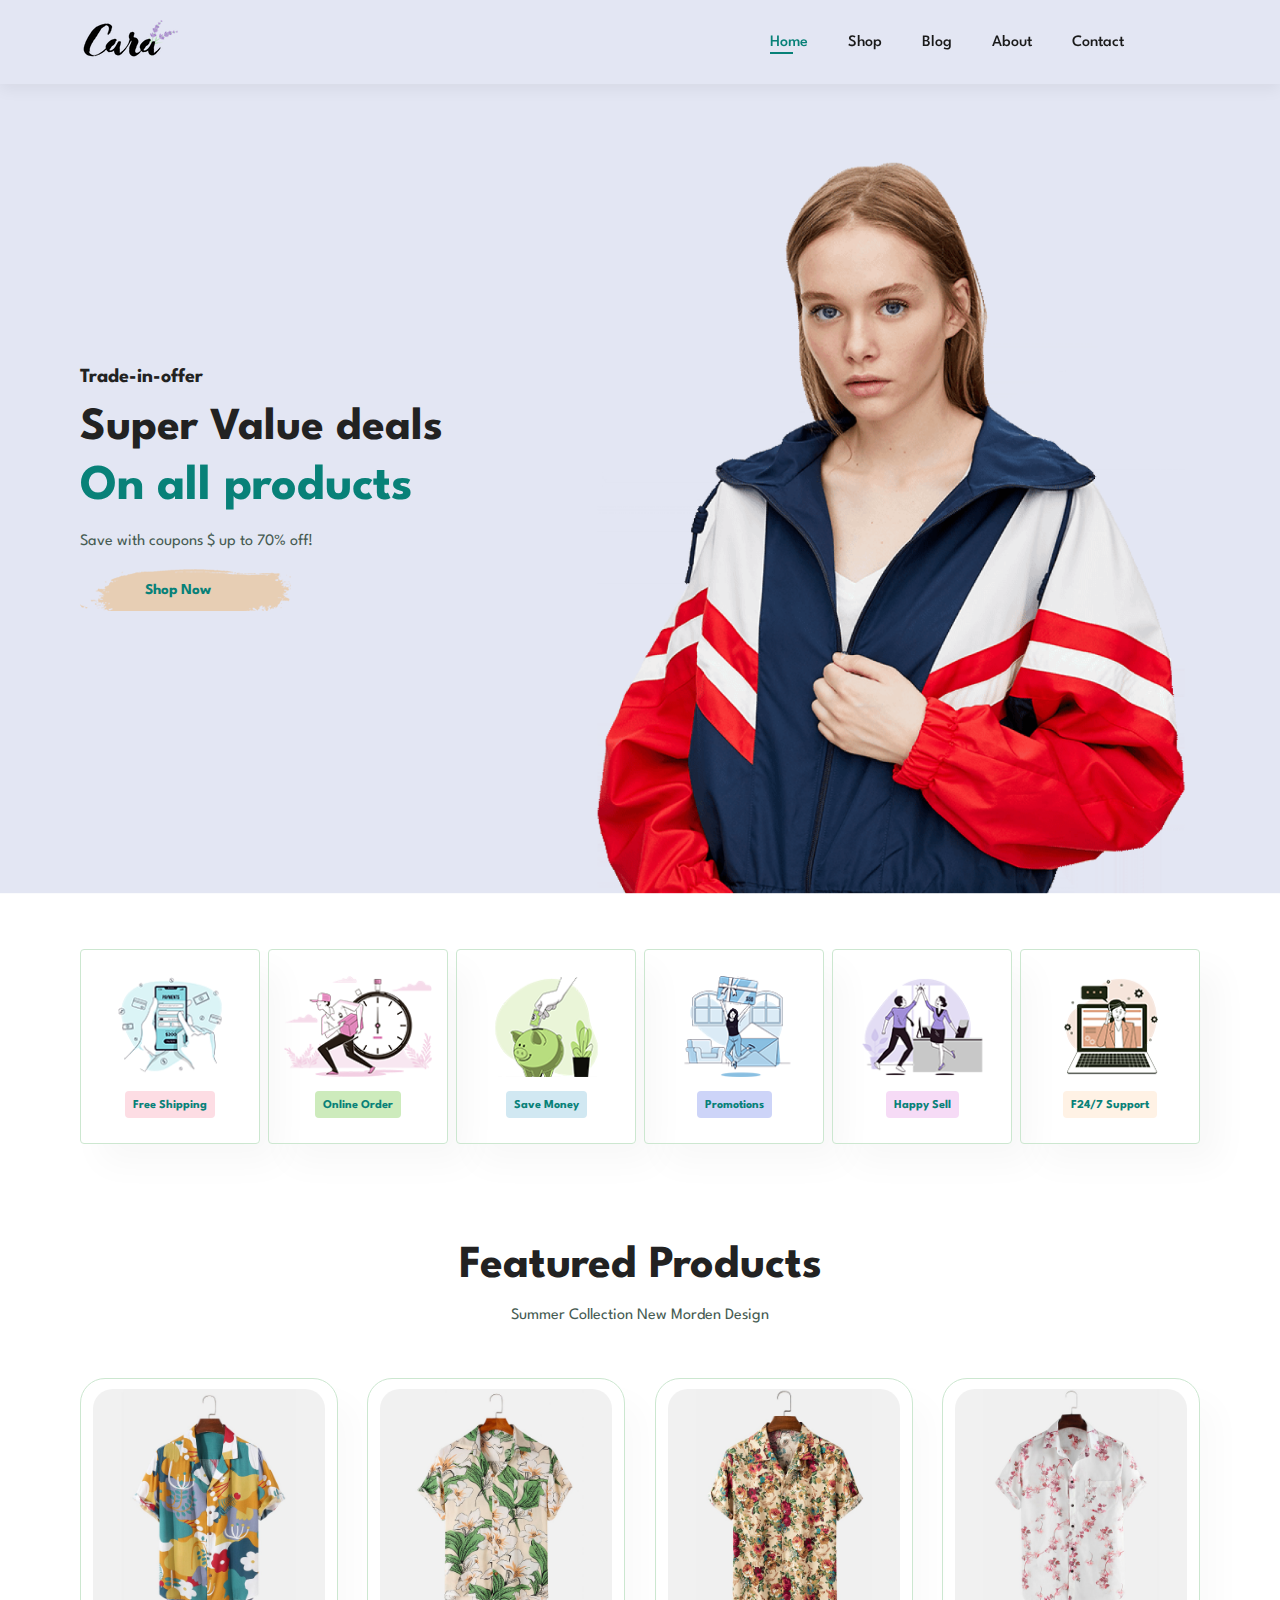
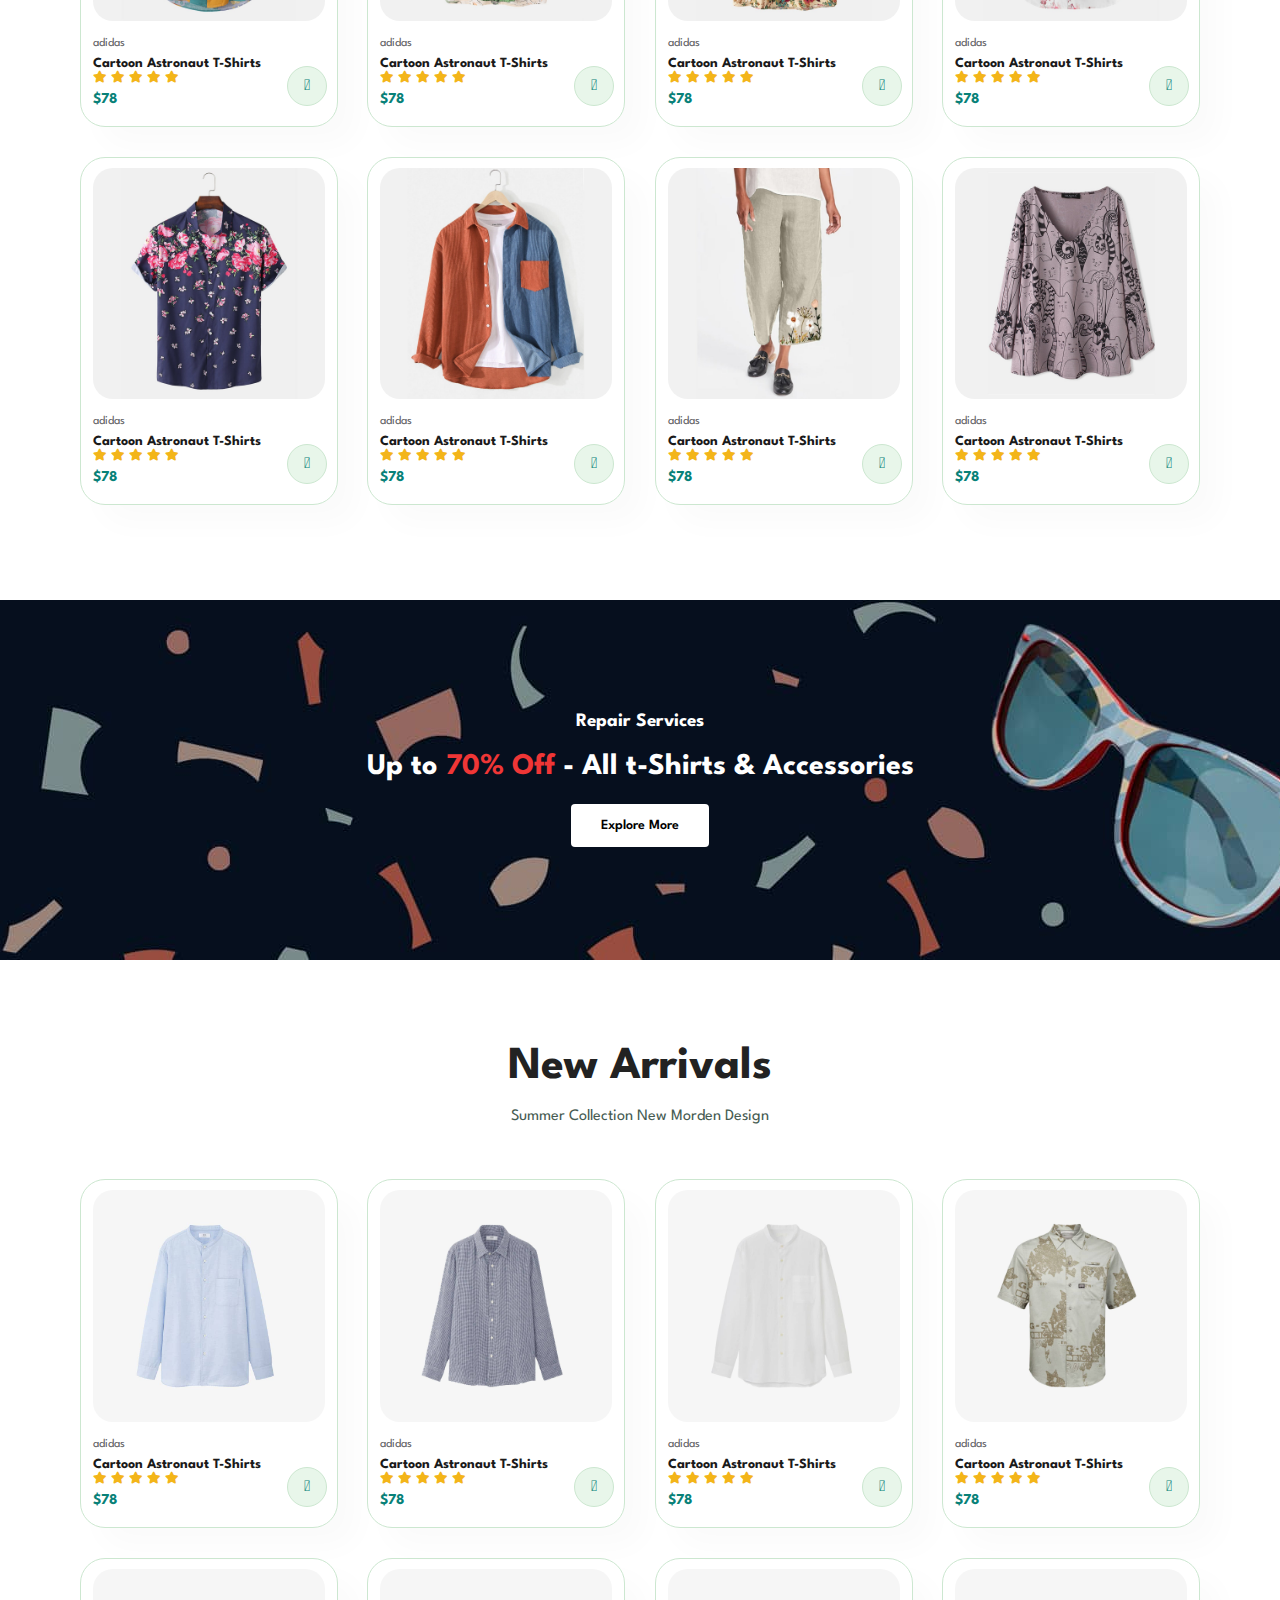
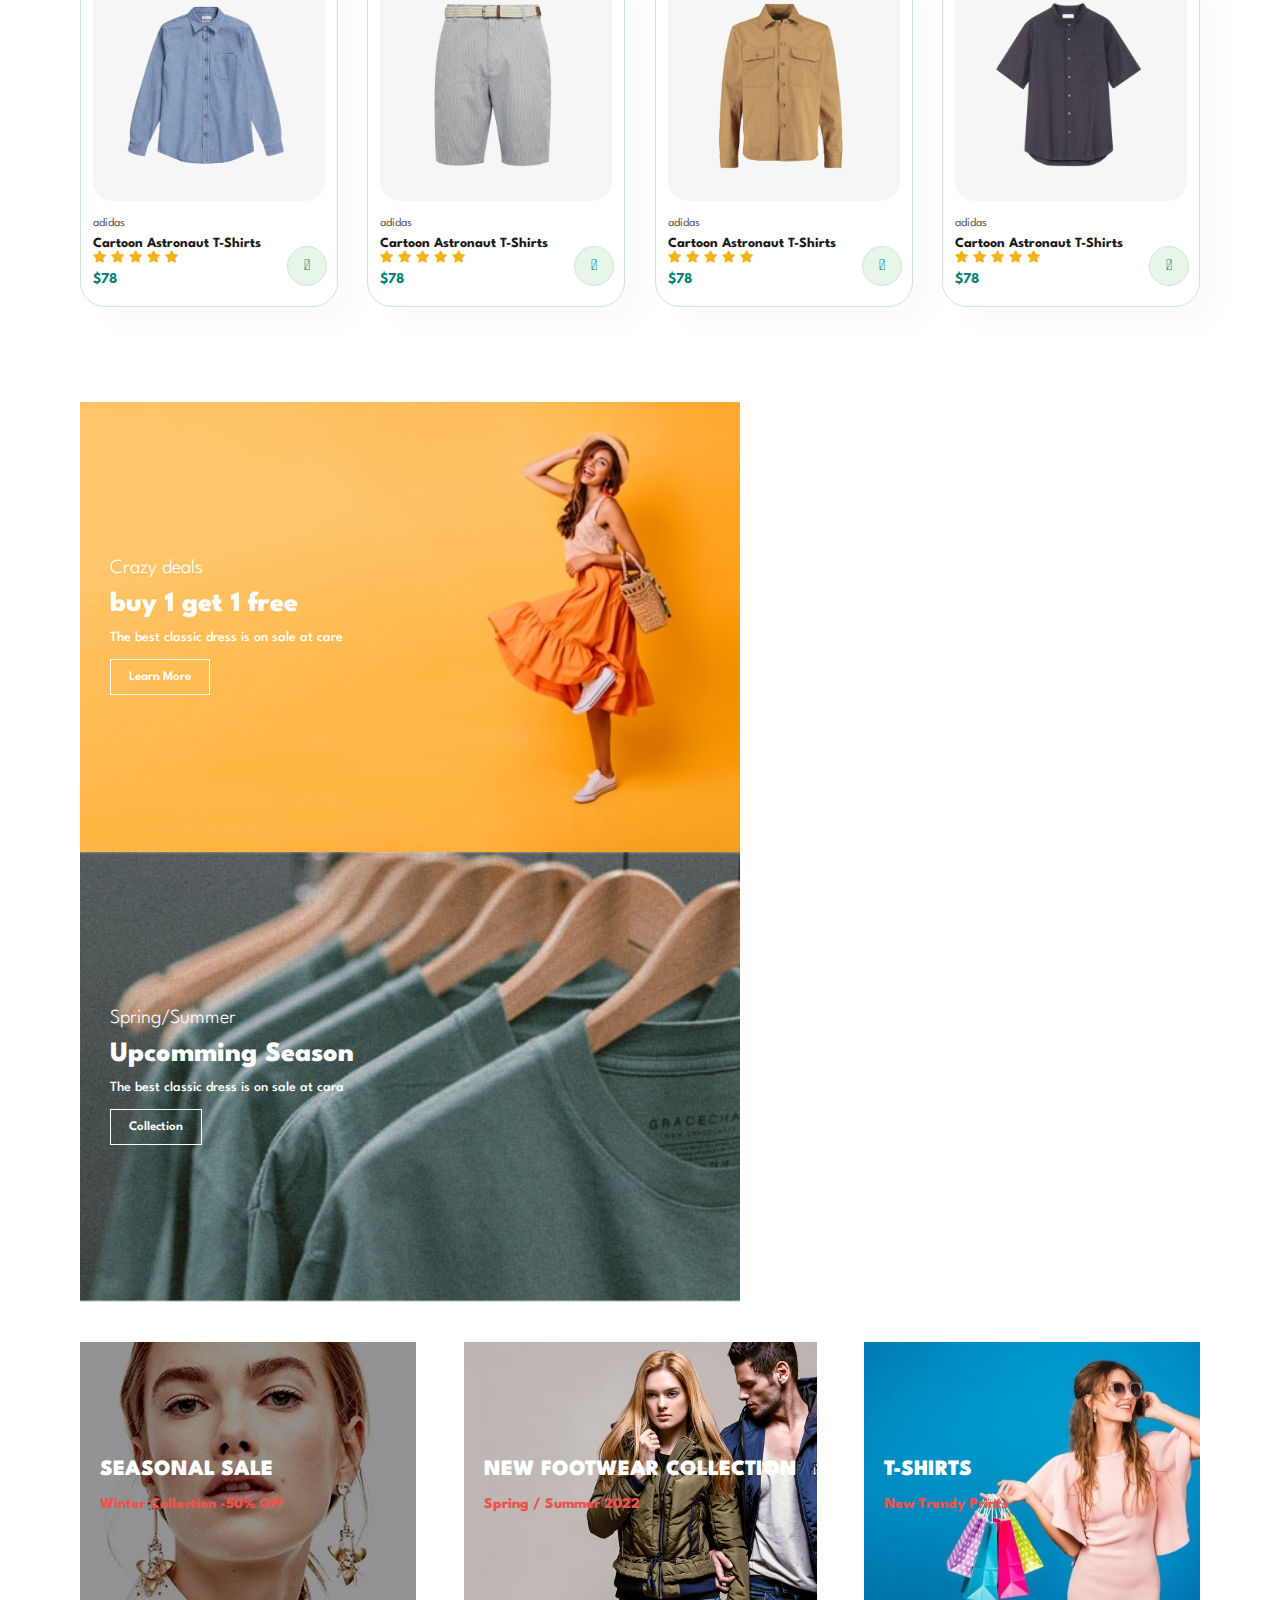
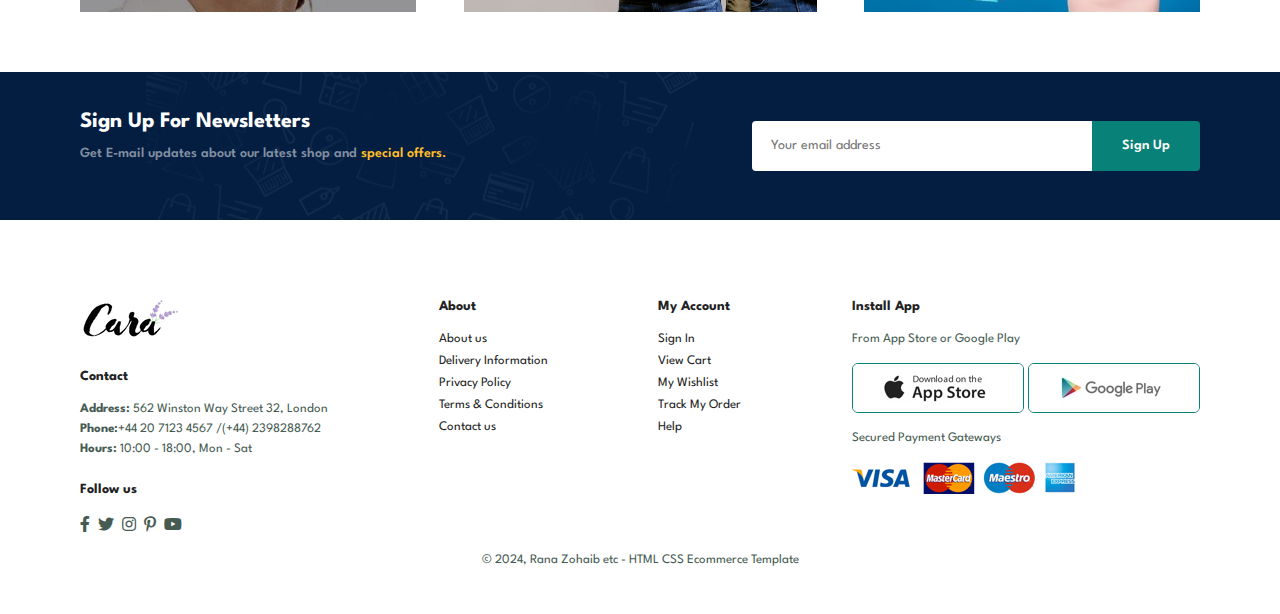
<file: index.html>
<!DOCTYPE html>
<html lang="en">

<head>
    <meta charset="UTF-8">
    <meta name="viewport" content="width=device-width, initial-scale=1.0">
    <link rel="stylesheet" href="style.css">
    <link rel="stylesheet" href="https://pro.fontawesome.com/releases/v5.10.0/css/all.css" />
    <title>Ecommerce Website</title>
</head>

<body>
    <!-- ===================================== Navbar Start ====================================== -->
    <section id="header">
        <a href="#"><img src="img/logo.png" class="logo" alt=""></a>

        <div>
            <ul id="navbar">
                <li><a class="active" href="index.html">Home</a></li>
                <li><a href="shop.html">Shop</a></li>
                <li><a href="blog.html">Blog</a></li>
                <li><a href="about.html">About</a></li>
                <li><a href="contact.html">Contact</a></li>
                <li id="lg-bag"><a href="cart.html"><i class="far fa-shopping-bag"></i></a></li>
                <a href="#" id="close"><i class="far fa-times"></i></a>
            </ul>
        </div>
        <div id="mobile">
            <a href="cart.html"><i class="far fa-shopping-bag"></i></a>
            <i id="bar" class="fas fa-outdent"></i>
        </div>
    </section>
    <!-- ===================================== Navbar End ====================================== -->


    <!-- ===================================== Hero Section Start ====================================== -->
    <section id="hero">
        <h4>Trade-in-offer</h4>
        <h2>Super Value deals</h2>
        <h1>On all products</h1>
        <p>Save with coupons $ up to 70% off!</p>
        <button>Shop Now</button>
    </section>
    <!-- ===================================== Hero Section End ====================================== -->

    <!-- ===================================== Feature Section Start ====================================== -->
    <section id="feature" class="section-p1">
        <div class="fe-box">
            <img src="img/features/f1.png" alt="">
            <h6>Free Shipping</h6>
        </div>
        <div class="fe-box">
            <img src="img/features/f2.png" alt="">
            <h6>Online Order</h6>
        </div>
        <div class="fe-box">
            <img src="img/features/f3.png" alt="">
            <h6>Save Money</h6>
        </div>
        <div class="fe-box">
            <img src="img/features/f4.png" alt="">
            <h6>Promotions</h6>
        </div>
        <div class="fe-box">
            <img src="img/features/f5.png" alt="">
            <h6>Happy Sell</h6>
        </div>
        <div class="fe-box">
            <img src="img/features/f6.png" alt="">
            <h6>F24/7 Support</h6>
        </div>
    </section>
    <!-- ===================================== Feature Section End ====================================== -->


    <!-- ===================================== Product Section Start ====================================== -->
    <section id="Product1" class="section-p1">
        <h2>Featured Products</h2>
        <p>Summer Collection New Morden Design</p>
        <div class="pro-container">
            <div class="pro">
                <img src="img/products/f1.jpg" alt="">
                <div class="des">
                    <span>adidas</span>
                    <h5>Cartoon Astronaut T-Shirts</h5>
                    <div class="star">
                        <i class="fas fa-star"></i>
                        <i class="fas fa-star"></i>
                        <i class="fas fa-star"></i>
                        <i class="fas fa-star"></i>
                        <i class="fas fa-star"></i>
                    </div>
                    <h4>$78</h4>
                </div>
                <a href="#"><i class="fal fa-shopping-cart cart"></i></a>
            </div>
            <div class="pro">
                <img src="img/products/f2.jpg" alt="">
                <div class="des">
                    <span>adidas</span>
                    <h5>Cartoon Astronaut T-Shirts</h5>
                    <div class="star">
                        <i class="fas fa-star"></i>
                        <i class="fas fa-star"></i>
                        <i class="fas fa-star"></i>
                        <i class="fas fa-star"></i>
                        <i class="fas fa-star"></i>
                    </div>
                    <h4>$78</h4>
                </div>
                <a href="#"><i class="fal fa-shopping-cart cart"></i></a>
            </div>
            <div class="pro">
                <img src="img/products/f3.jpg" alt="">
                <div class="des">
                    <span>adidas</span>
                    <h5>Cartoon Astronaut T-Shirts</h5>
                    <div class="star">
                        <i class="fas fa-star"></i>
                        <i class="fas fa-star"></i>
                        <i class="fas fa-star"></i>
                        <i class="fas fa-star"></i>
                        <i class="fas fa-star"></i>
                    </div>
                    <h4>$78</h4>
                </div>
                <a href="#"><i class="fal fa-shopping-cart cart"></i></a>
            </div>
            <div class="pro">
                <img src="img/products/f4.jpg" alt="">
                <div class="des">
                    <span>adidas</span>
                    <h5>Cartoon Astronaut T-Shirts</h5>
                    <div class="star">
                        <i class="fas fa-star"></i>
                        <i class="fas fa-star"></i>
                        <i class="fas fa-star"></i>
                        <i class="fas fa-star"></i>
                        <i class="fas fa-star"></i>
                    </div>
                    <h4>$78</h4>
                </div>
                <a href="#"><i class="fal fa-shopping-cart cart"></i></a>
            </div>
            <div class="pro">
                <img src="img/products/f5.jpg" alt="">
                <div class="des">
                    <span>adidas</span>
                    <h5>Cartoon Astronaut T-Shirts</h5>
                    <div class="star">
                        <i class="fas fa-star"></i>
                        <i class="fas fa-star"></i>
                        <i class="fas fa-star"></i>
                        <i class="fas fa-star"></i>
                        <i class="fas fa-star"></i>
                    </div>
                    <h4>$78</h4>
                </div>
                <a href="#"><i class="fal fa-shopping-cart cart"></i></a>
            </div>
            <div class="pro">
                <img src="img/products/f6.jpg" alt="">
                <div class="des">
                    <span>adidas</span>
                    <h5>Cartoon Astronaut T-Shirts</h5>
                    <div class="star">
                        <i class="fas fa-star"></i>
                        <i class="fas fa-star"></i>
                        <i class="fas fa-star"></i>
                        <i class="fas fa-star"></i>
                        <i class="fas fa-star"></i>
                    </div>
                    <h4>$78</h4>
                </div>
                <a href="#"><i class="fal fa-shopping-cart cart"></i></a>
            </div>
            <div class="pro">
                <img src="img/products/f7.jpg" alt="">
                <div class="des">
                    <span>adidas</span>
                    <h5>Cartoon Astronaut T-Shirts</h5>
                    <div class="star">
                        <i class="fas fa-star"></i>
                        <i class="fas fa-star"></i>
                        <i class="fas fa-star"></i>
                        <i class="fas fa-star"></i>
                        <i class="fas fa-star"></i>
                    </div>
                    <h4>$78</h4>
                </div>
                <a href="#"><i class="fal fa-shopping-cart cart"></i></a>
            </div>
            <div class="pro">
                <img src="img/products/f8.jpg" alt="">
                <div class="des">
                    <span>adidas</span>
                    <h5>Cartoon Astronaut T-Shirts</h5>
                    <div class="star">
                        <i class="fas fa-star"></i>
                        <i class="fas fa-star"></i>
                        <i class="fas fa-star"></i>
                        <i class="fas fa-star"></i>
                        <i class="fas fa-star"></i>
                    </div>
                    <h4>$78</h4>
                </div>
                <a href="#"><i class="fal fa-shopping-cart cart"></i></a>
            </div>
        </div>
    </section>
    <!-- ===================================== Product Section End ====================================== -->

    <!-- ===================================== Banner Section Start ====================================== -->
    <section id="banner" class="section-m1">
        <h4>Repair Services</h4>
        <h2>Up to <span>70% Off</span> - All t-Shirts & Accessories</h2>
        <button class="normal">Explore More</button>
    </section>
    <!-- ===================================== Banner Section End ====================================== -->

    <!-- ===================================== New Arrivals Start ====================================== -->
    <section id="Product1" class="section-p1">
        <h2>New Arrivals</h2>
        <p>Summer Collection New Morden Design</p>
        <div class="pro-container">
            <div class="pro">
                <img src="img/products/n1.jpg" alt="">
                <div class="des">
                    <span>adidas</span>
                    <h5>Cartoon Astronaut T-Shirts</h5>
                    <div class="star">
                        <i class="fas fa-star"></i>
                        <i class="fas fa-star"></i>
                        <i class="fas fa-star"></i>
                        <i class="fas fa-star"></i>
                        <i class="fas fa-star"></i>
                    </div>
                    <h4>$78</h4>
                </div>
                <a href="#"><i class="fal fa-shopping-cart cart"></i></a>
            </div>
            <div class="pro">
                <img src="img/products/n2.jpg" alt="">
                <div class="des">
                    <span>adidas</span>
                    <h5>Cartoon Astronaut T-Shirts</h5>
                    <div class="star">
                        <i class="fas fa-star"></i>
                        <i class="fas fa-star"></i>
                        <i class="fas fa-star"></i>
                        <i class="fas fa-star"></i>
                        <i class="fas fa-star"></i>
                    </div>
                    <h4>$78</h4>
                </div>
                <a href="#"><i class="fal fa-shopping-cart cart"></i></a>
            </div>
            <div class="pro">
                <img src="img/products/n3.jpg" alt="">
                <div class="des">
                    <span>adidas</span>
                    <h5>Cartoon Astronaut T-Shirts</h5>
                    <div class="star">
                        <i class="fas fa-star"></i>
                        <i class="fas fa-star"></i>
                        <i class="fas fa-star"></i>
                        <i class="fas fa-star"></i>
                        <i class="fas fa-star"></i>
                    </div>
                    <h4>$78</h4>
                </div>
                <a href="#"><i class="fal fa-shopping-cart cart"></i></a>
            </div>
            <div class="pro">
                <img src="img/products/n4.jpg" alt="">
                <div class="des">
                    <span>adidas</span>
                    <h5>Cartoon Astronaut T-Shirts</h5>
                    <div class="star">
                        <i class="fas fa-star"></i>
                        <i class="fas fa-star"></i>
                        <i class="fas fa-star"></i>
                        <i class="fas fa-star"></i>
                        <i class="fas fa-star"></i>
                    </div>
                    <h4>$78</h4>
                </div>
                <a href="#"><i class="fal fa-shopping-cart cart"></i></a>
            </div>
            <div class="pro">
                <img src="img/products/n5.jpg" alt="">
                <div class="des">
                    <span>adidas</span>
                    <h5>Cartoon Astronaut T-Shirts</h5>
                    <div class="star">
                        <i class="fas fa-star"></i>
                        <i class="fas fa-star"></i>
                        <i class="fas fa-star"></i>
                        <i class="fas fa-star"></i>
                        <i class="fas fa-star"></i>
                    </div>
                    <h4>$78</h4>
                </div>
                <a href="#"><i class="fal fa-shopping-cart cart"></i></a>
            </div>
            <div class="pro">
                <img src="img/products/n6.jpg" alt="">
                <div class="des">
                    <span>adidas</span>
                    <h5>Cartoon Astronaut T-Shirts</h5>
                    <div class="star">
                        <i class="fas fa-star"></i>
                        <i class="fas fa-star"></i>
                        <i class="fas fa-star"></i>
                        <i class="fas fa-star"></i>
                        <i class="fas fa-star"></i>
                    </div>
                    <h4>$78</h4>
                </div>
                <a href="#"><i class="fal fa-shopping-cart cart"></i></a>
            </div>
            <div class="pro">
                <img src="img/products/n7.jpg" alt="">
                <div class="des">
                    <span>adidas</span>
                    <h5>Cartoon Astronaut T-Shirts</h5>
                    <div class="star">
                        <i class="fas fa-star"></i>
                        <i class="fas fa-star"></i>
                        <i class="fas fa-star"></i>
                        <i class="fas fa-star"></i>
                        <i class="fas fa-star"></i>
                    </div>
                    <h4>$78</h4>
                </div>
                <a href="#"><i class="fal fa-shopping-cart cart"></i></a>
            </div>
            <div class="pro">
                <img src="img/products/n8.jpg" alt="">
                <div class="des">
                    <span>adidas</span>
                    <h5>Cartoon Astronaut T-Shirts</h5>
                    <div class="star">
                        <i class="fas fa-star"></i>
                        <i class="fas fa-star"></i>
                        <i class="fas fa-star"></i>
                        <i class="fas fa-star"></i>
                        <i class="fas fa-star"></i>
                    </div>
                    <h4>$78</h4>
                </div>
                <a href="#"><i class="fal fa-shopping-cart cart"></i></a>
            </div>
        </div>
    </section>
    <!-- ===================================== New Arrivals End ====================================== -->

    <!-- ===================================== Banner2 Section Start ====================================== -->
    <section id="sm-banner" class="section-p1">
        <div class="banner-box">
            <h4>Crazy deals</h4>
            <h2>buy 1 get 1 free</h2>
            <span>The best classic dress is on sale at care</span>
            <button class="white">Learn More</button>
        </div>
        <div class="banner-box banner-box2">
            <h4>Spring/Summer</h4>
            <h2>Upcomming Season</h2>
            <span>The best classic dress is on sale at cara</span>
            <button class="white">Collection</button>
        </div>
    </section>
    <!-- ===================================== Banner2 Section End ====================================== -->

    <!-- ===================================== Banner3 Section Start ====================================== -->
    <section id="banner3">
        <div class="banner-box">
            <h2>SEASONAL SALE</h2>
            <h3>Winter Collection -50% OFF</h3>
        </div>
        <div class="banner-box banner-box2">
            <h2>NEW FOOTWEAR COLLECTION</h2>
            <h3>Spring / Summer 2022</h3>
        </div>
        <div class="banner-box banner-box3">
            <h2>T-SHIRTS</h2>
            <h3>New Trendy Prints</h3>
        </div>
    </section>
    <!-- ===================================== Banner3 Section End ====================================== -->


    <!-- ===================================== Sign up newsletter Section Start ====================================== -->
    <section id="newsletter" class="section-p1 section-m1">
        <div class="newstext">
            <h4>Sign Up For Newsletters</h4>
            <p>Get E-mail updates about our latest shop and <span> special offers.</span></p>
        </div>
        <div class="form">
            <input type="text" placeholder="Your email address">
            <button class="normal">Sign Up</button>
        </div>
    </section>
    <!-- ===================================== Sign up newsletter Section End ====================================== -->

    <!-- ===================================== Footer Section Start ====================================== -->
    <footer class="section-p1">
        <div class="col">
            <img class="logo" src="img/logo.png" alt="">
            <h4>Contact</h4>
            <p><strong>Address:</strong> 562 Winston Way Street 32, London</p>
            <p><strong>Phone:</strong>+44 20 7123 4567 /(+44) 2398288762</p>
            <p><strong>Hours:</strong> 10:00 - 18:00, Mon - Sat</p>
            <div class="follow">
                <h4>Follow us</h4>
                <div class="icon">
                    <i class="fab fa-facebook-f"></i>
                    <i class="fab fa-twitter"></i>
                    <i class="fab fa-instagram"></i>
                    <i class="fab fa-pinterest-p"></i>
                    <i class="fab fa-youtube"></i>
                </div>
            </div>
        </div>

        <div class="col">
            <h4>About</h4>
            <a href="#">About us</a>
            <a href="#">Delivery Information</a>
            <a href="#">Privacy Policy</a>
            <a href="#">Terms & Conditions</a>
            <a href="#">Contact us</a>
        </div>

        <div class="col">
            <h4>My Account</h4>
            <a href="#">Sign In</a>
            <a href="#">View Cart</a>
            <a href="#">My Wishlist</a>
            <a href="#">Track My Order</a>
            <a href="#">Help</a>
        </div>

        <div class="col install">
            <h4>Install App</h4>
            <p>From App Store or Google Play</p>
            <div class="row">
                <img src="img/pay/app.jpg" alt="">
                <img src="img/pay/play.jpg" alt="">
            </div>
            <p>Secured Payment Gateways</p>
            <img src="img/pay/pay.png" alt="">
        </div>

        <div class="copyright">
            <p>© 2024, Rana Zohaib etc - HTML CSS Ecommerce Template</p>
        </div>
    </footer>
    <!-- ===================================== Footer Section Start ====================================== -->


    <script src="script.js"></script>
</body>

</html>
</file>
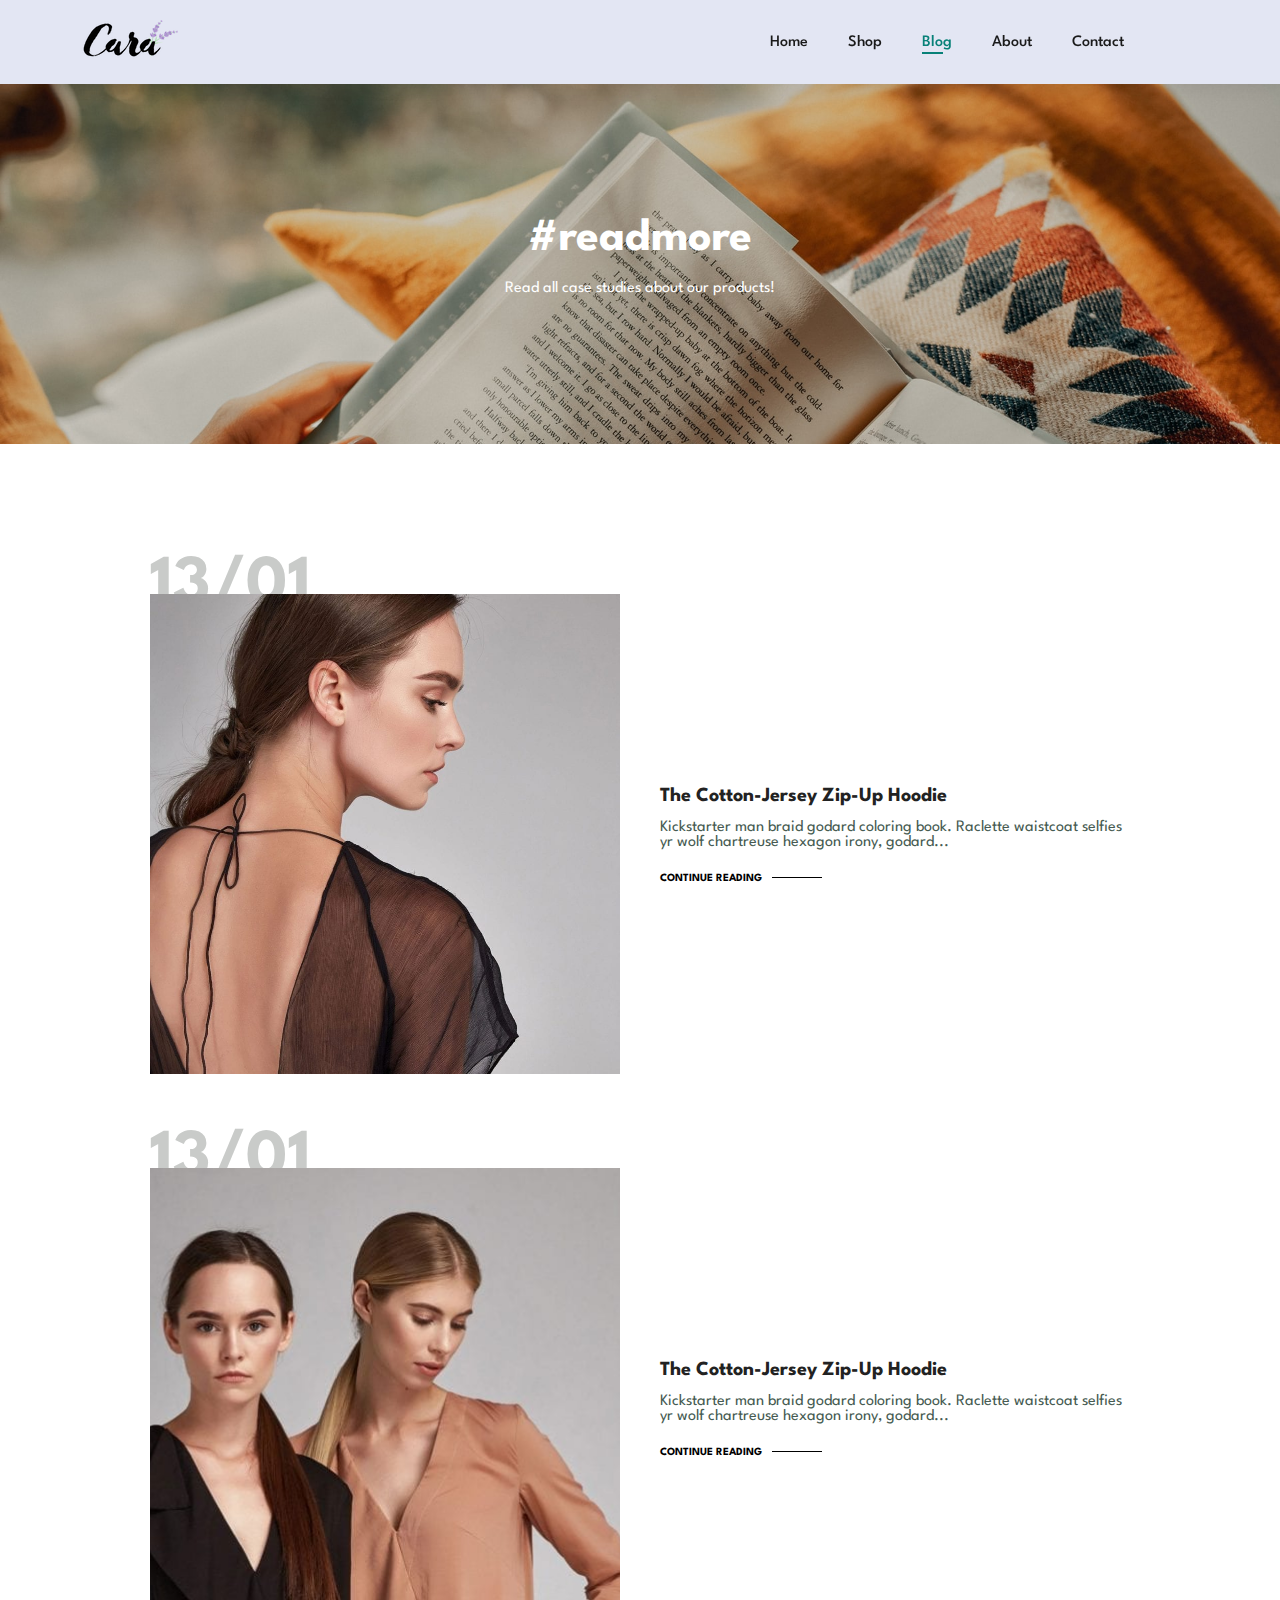
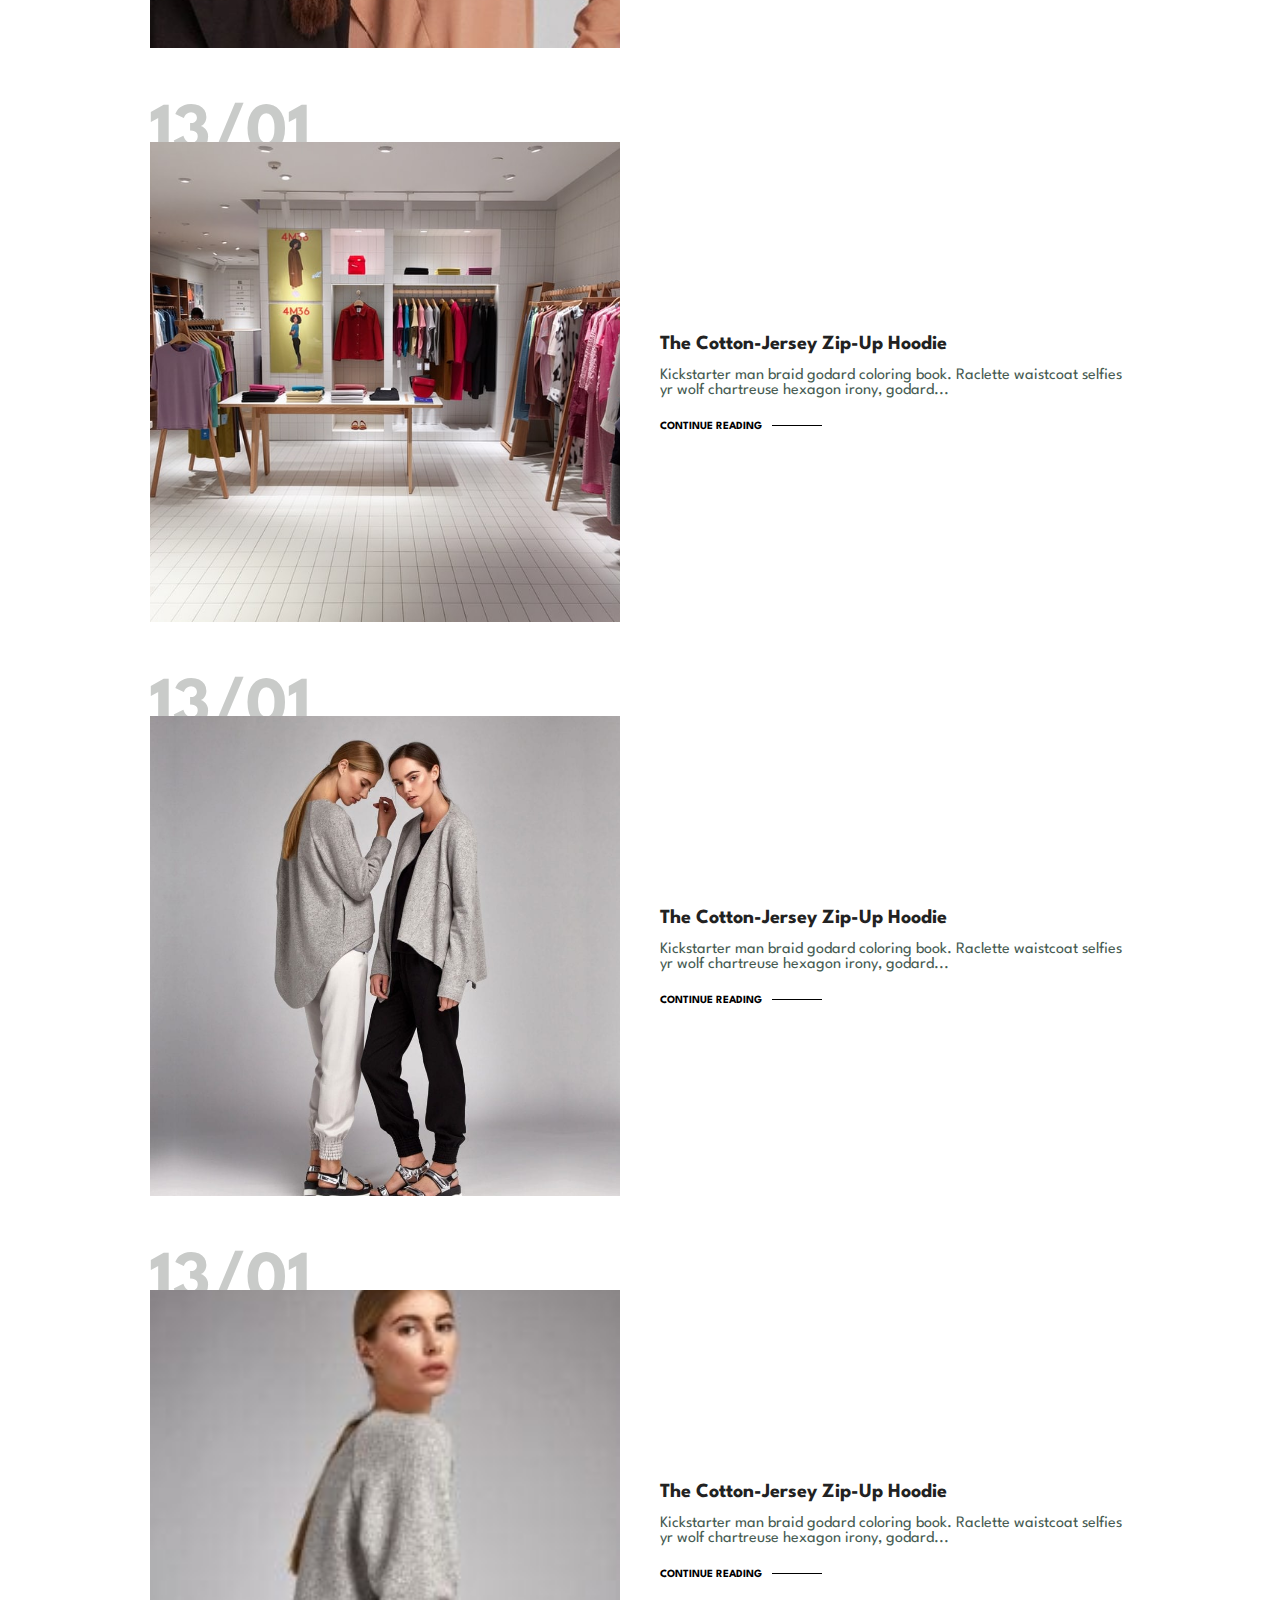
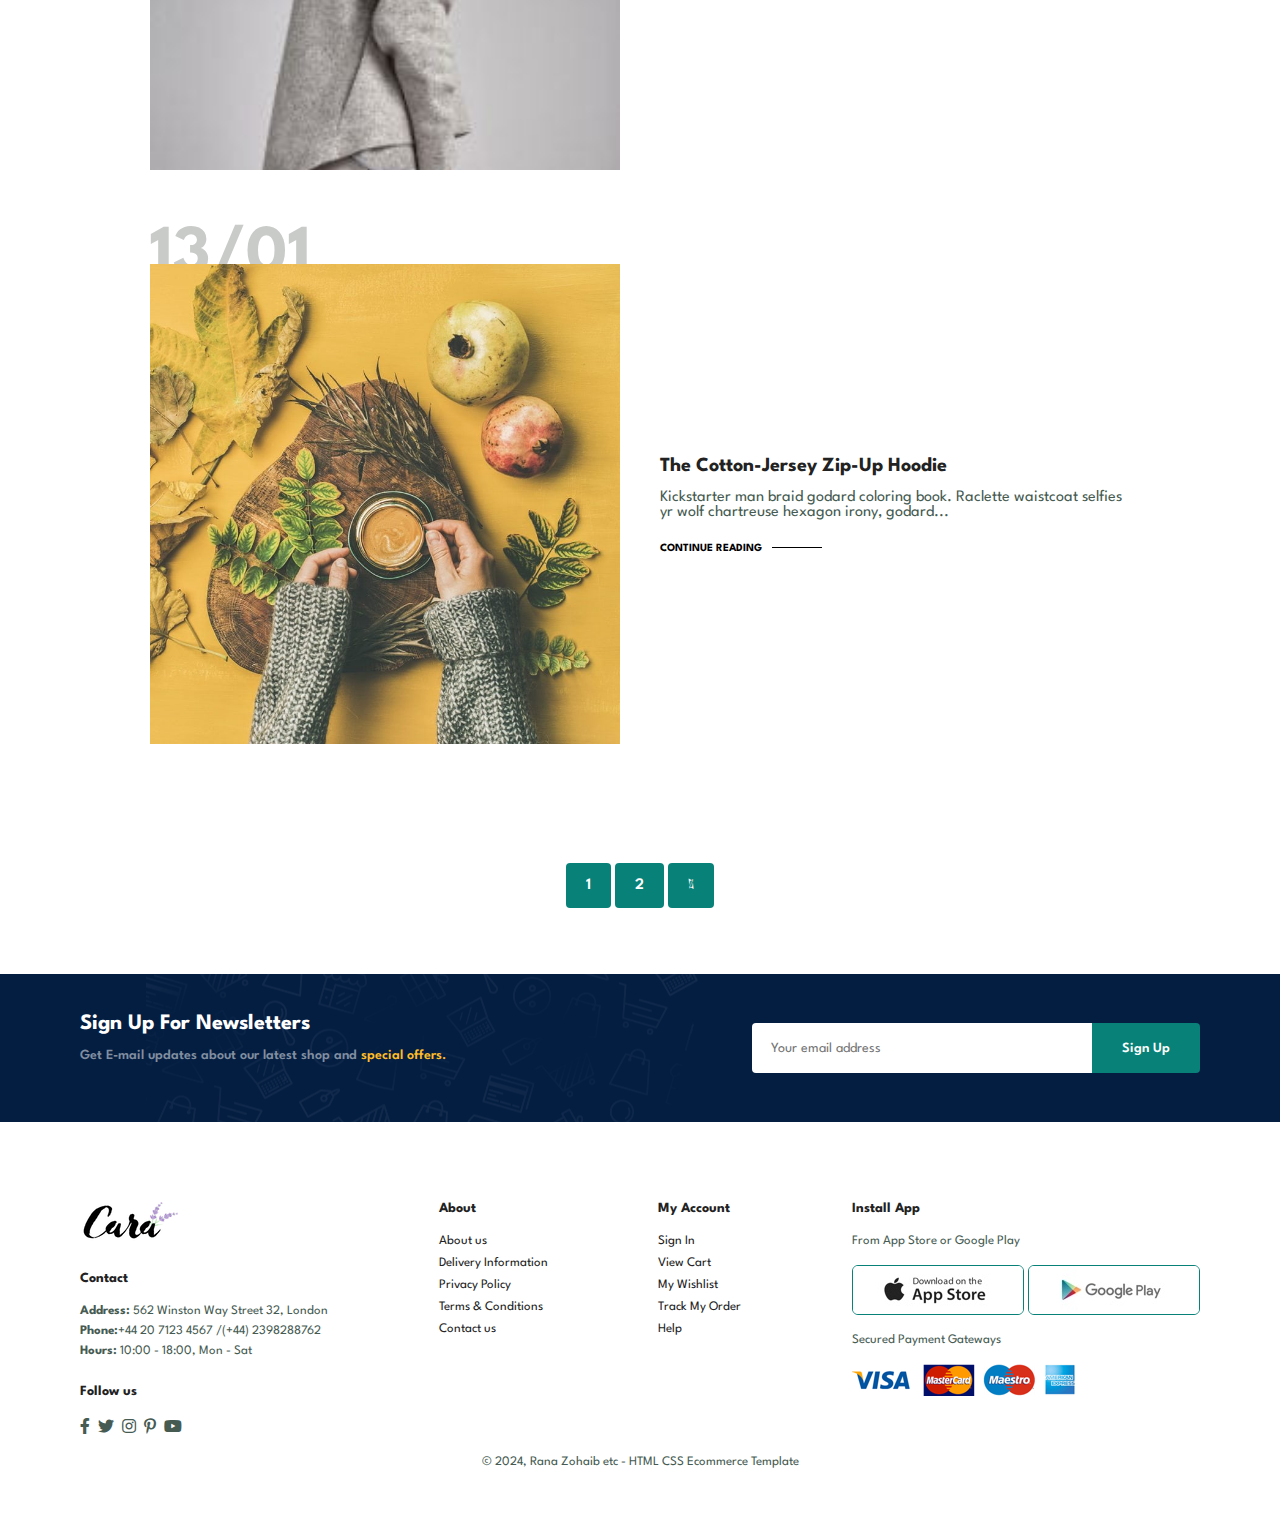
<file: blog.html>
<!DOCTYPE html>
<html lang="en">

<head>
    <meta charset="UTF-8">
    <meta name="viewport" content="width=device-width, initial-scale=1.0">
    <link rel="stylesheet" href="style.css">
    <link rel="stylesheet" href="https://pro.fontawesome.com/releases/v5.10.0/css/all.css" />
    <title>Ecommerce Website</title>
</head>

<body>
    <!-- ===================================== Navbar Start ====================================== -->
    <section id="header">
        <a href="#"><img src="img/logo.png" class="logo" alt=""></a>

        <div>
            <ul id="navbar">
                <li><a href="index.html">Home</a></li>
                <li><a href="shop.html">Shop</a></li>
                <li><a class="active" href="blog.html">Blog</a></li>
                <li><a href="about.html">About</a></li>
                <li><a href="contact.html">Contact</a></li>
                <li id="lg-bag"><a href="cart.html"><i class="far fa-shopping-bag"></i></a></li>
                <a href="#" id="close"><i class="far fa-times"></i></a>
            </ul>
        </div>
        <div id="mobile">
            <a href="cart.html"><i class="far fa-shopping-bag"></i></a>
            <i id="bar" class="fas fa-outdent"></i>
        </div>
    </section>
    <!-- ===================================== Navbar End ====================================== -->

    <section id="page-header" class="blog-header">
        <h2>#readmore</h2>
        <p>Read all case studies about our products!</p>
    </section>

    <section id="blog">
        <div class="blog-box">
            <div class="blog-img">
                <img src="img/blog/b1.jpg" alt="">
            </div>
            <div class="blog-details">
                <h4>The Cotton-Jersey Zip-Up Hoodie</h4>
                <p>Kickstarter man braid godard coloring book. Raclette waistcoat selfies yr wolf chartreuse hexagon
                    irony, godard...</p>
                <a href="#">CONTINUE READING</a>
            </div>
            <h1>13/01</h1>
        </div>
        <div class="blog-box">
            <div class="blog-img">
                <img src="img/blog/b2.jpg" alt="">
            </div>
            <div class="blog-details">
                <h4>The Cotton-Jersey Zip-Up Hoodie</h4>
                <p>Kickstarter man braid godard coloring book. Raclette waistcoat selfies yr wolf chartreuse hexagon
                    irony, godard...</p>
                <a href="#">CONTINUE READING</a>
            </div>
            <h1>13/01</h1>
        </div>
        <div class="blog-box">
            <div class="blog-img">
                <img src="img/blog/b3.jpg" alt="">
            </div>
            <div class="blog-details">
                <h4>The Cotton-Jersey Zip-Up Hoodie</h4>
                <p>Kickstarter man braid godard coloring book. Raclette waistcoat selfies yr wolf chartreuse hexagon
                    irony, godard...</p>
                <a href="#">CONTINUE READING</a>
            </div>
            <h1>13/01</h1>
        </div>
        <div class="blog-box">
            <div class="blog-img">
                <img src="img/blog/b4.jpg" alt="">
            </div>
            <div class="blog-details">
                <h4>The Cotton-Jersey Zip-Up Hoodie</h4>
                <p>Kickstarter man braid godard coloring book. Raclette waistcoat selfies yr wolf chartreuse hexagon
                    irony, godard...</p>
                <a href="#">CONTINUE READING</a>
            </div>
            <h1>13/01</h1>
        </div>
        <div class="blog-box">
            <div class="blog-img">
                <img src="img/blog/b5.jpg" alt="">
            </div>
            <div class="blog-details">
                <h4>The Cotton-Jersey Zip-Up Hoodie</h4>
                <p>Kickstarter man braid godard coloring book. Raclette waistcoat selfies yr wolf chartreuse hexagon
                    irony, godard...</p>
                <a href="#">CONTINUE READING</a>
            </div>
            <h1>13/01</h1>
        </div>
        <div class="blog-box">
            <div class="blog-img">
                <img src="img/blog/b6.jpg" alt="">
            </div>
            <div class="blog-details">
                <h4>The Cotton-Jersey Zip-Up Hoodie</h4>
                <p>Kickstarter man braid godard coloring book. Raclette waistcoat selfies yr wolf chartreuse hexagon
                    irony, godard...</p>
                <a href="#">CONTINUE READING</a>
            </div>
            <h1>13/01</h1>
        </div>
    </section>



    <section id="pagination" class="section-p1">
        <a href="#">1</a>
        <a href="#">2</a>
        <a href="#"><i class="fal fa-long-arrow-alt-right"></i></a>
    </section>

    <!-- ===================================== Sign up newsletter Section Start ====================================== -->
    <section id="newsletter" class="section-p1 section-m1">
        <div class="newstext">
            <h4>Sign Up For Newsletters</h4>
            <p>Get E-mail updates about our latest shop and <span> special offers.</span></p>
        </div>
        <div class="form">
            <input type="text" placeholder="Your email address">
            <button class="normal">Sign Up</button>
        </div>
    </section>
    <!-- ===================================== Sign up newsletter Section End ====================================== -->

    <!-- ===================================== Footer Section Start ====================================== -->
    <footer class="section-p1">
        <div class="col">
            <img class="logo" src="img/logo.png" alt="">
            <h4>Contact</h4>
            <p><strong>Address:</strong> 562 Winston Way Street 32, London</p>
            <p><strong>Phone:</strong>+44 20 7123 4567 /(+44) 2398288762</p>
            <p><strong>Hours:</strong> 10:00 - 18:00, Mon - Sat</p>
            <div class="follow">
                <h4>Follow us</h4>
                <div class="icon">
                    <i class="fab fa-facebook-f"></i>
                    <i class="fab fa-twitter"></i>
                    <i class="fab fa-instagram"></i>
                    <i class="fab fa-pinterest-p"></i>
                    <i class="fab fa-youtube"></i>
                </div>
            </div>
        </div>

        <div class="col">
            <h4>About</h4>
            <a href="#">About us</a>
            <a href="#">Delivery Information</a>
            <a href="#">Privacy Policy</a>
            <a href="#">Terms & Conditions</a>
            <a href="#">Contact us</a>
        </div>

        <div class="col">
            <h4>My Account</h4>
            <a href="#">Sign In</a>
            <a href="#">View Cart</a>
            <a href="#">My Wishlist</a>
            <a href="#">Track My Order</a>
            <a href="#">Help</a>
        </div>

        <div class="col install">
            <h4>Install App</h4>
            <p>From App Store or Google Play</p>
            <div class="row">
                <img src="img/pay/app.jpg" alt="">
                <img src="img/pay/play.jpg" alt="">
            </div>
            <p>Secured Payment Gateways</p>
            <img src="img/pay/pay.png" alt="">
        </div>

        <div class="copyright">
            <p>© 2024, Rana Zohaib etc - HTML CSS Ecommerce Template</p>
        </div>
    </footer>
    <!-- ===================================== Footer Section Start ====================================== -->


    <script src="script.js"></script>
</body>

</html>
</file>
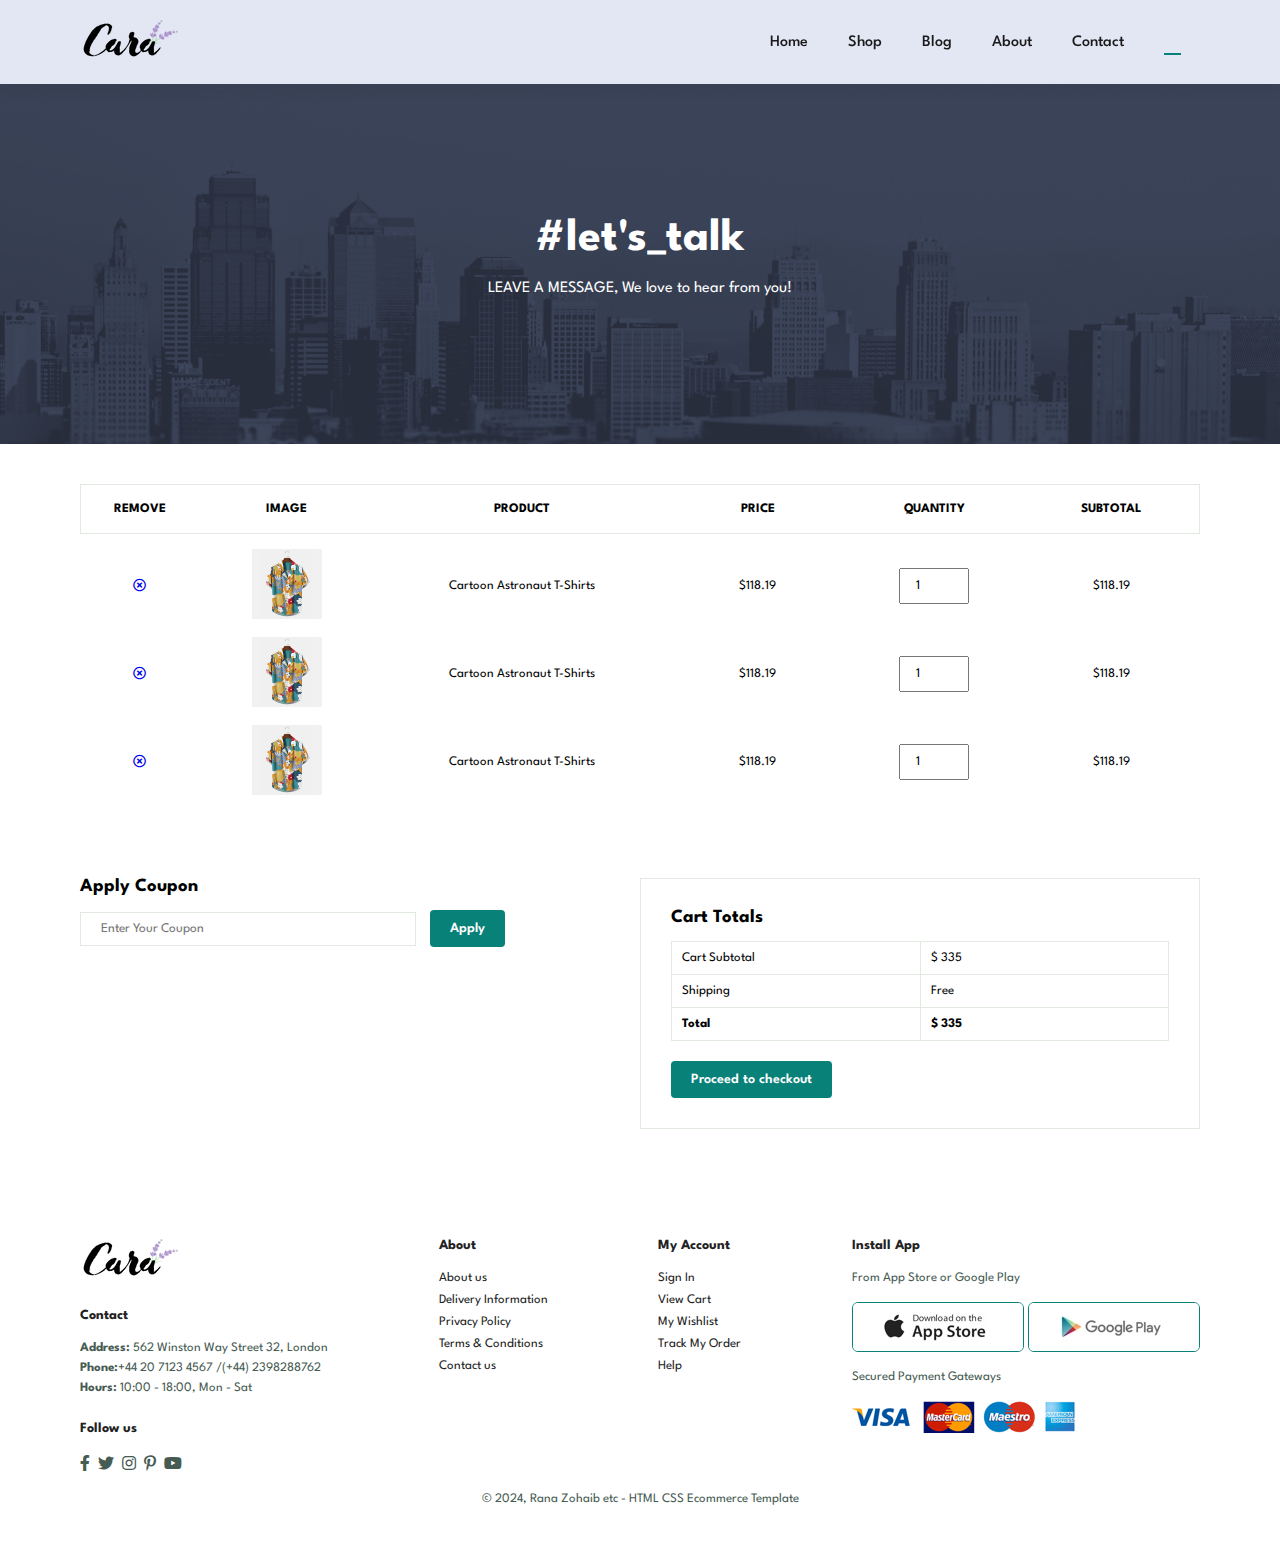
<file: cart.html>
<!DOCTYPE html>
<html lang="en">

<head>
    <meta charset="UTF-8">
    <meta name="viewport" content="width=device-width, initial-scale=1.0">
    <link rel="stylesheet" href="style.css">
    <link rel="stylesheet" href="https://pro.fontawesome.com/releases/v5.10.0/css/all.css" />
    <title>Ecommerce Website</title>
</head>

<body>
    <!-- ===================================== Navbar Start ====================================== -->
    <section id="header">
        <a href="#"><img src="img/logo.png" class="logo" alt=""></a>

        <div>
            <ul id="navbar">
                <li><a href="index.html">Home</a></li>
                <li><a href="shop.html">Shop</a></li>
                <li><a href="blog.html">Blog</a></li>
                <li><a href="about.html">About</a></li>
                <li><a href="contact.html">Contact</a></li>
                <li id="lg-bag"><a class="active" href="cart.html"><i class="far fa-shopping-bag"></i></a></li>
                <a href="#" id="close"><i class="far fa-times"></i></a>
            </ul>
        </div>
        <div id="mobile">
            <a href="cart.html"><i class="far fa-shopping-bag"></i></a>
            <i id="bar" class="fas fa-outdent"></i>
        </div>
    </section>
    <!-- ===================================== Navbar End ====================================== -->

    <section id="page-header" class="about-header">
        <h2>#let's_talk</h2>
        <p>LEAVE A MESSAGE, We love to hear from you!</p>
    </section>

    <section id="cart" class="section-p1">
        <table width="100%">
            <thead>
                <tr>
                    <td>Remove</td>
                    <td>Image</td>
                    <td>Product</td>
                    <td>Price</td>
                    <td>Quantity</td>
                    <td>Subtotal</td>
                </tr>
            </thead>
            <tbody>
                <tr>
                    <td><a href="#"><i class="far fa-times-circle"></i></a></td>
                    <td><img src="img/products/f1.jpg" alt=""></td>
                    <td>Cartoon Astronaut T-Shirts</td>
                    <td>$118.19</td>
                    <td><input type="number" value="1"></td>
                    <td>$118.19</td>
                </tr>
                <tr>
                    <td><a href="#"><i class="far fa-times-circle"></i></a></td>
                    <td><img src="img/products/f1.jpg" alt=""></td>
                    <td>Cartoon Astronaut T-Shirts</td>
                    <td>$118.19</td>
                    <td><input type="number" value="1"></td>
                    <td>$118.19</td>
                </tr>
                <tr>
                    <td><a href="#"><i class="far fa-times-circle"></i></a></td>
                    <td><img src="img/products/f1.jpg" alt=""></td>
                    <td>Cartoon Astronaut T-Shirts</td>
                    <td>$118.19</td>
                    <td><input type="number" value="1"></td>
                    <td>$118.19</td>
                </tr>
            </tbody>
        </table>
    </section>

    <section id="cart-add" class="section-p1">
        <div id="coupon">
            <h3>Apply Coupon</h3>
            <div>
                <input type="text" placeholder="Enter Your Coupon">
                <button class="normal">Apply</button>
            </div>
        </div>

        <div id="subtotal">
            <h3>Cart Totals</h3>
            <table>
                <tr>
                    <td>Cart Subtotal</td>
                    <td>$ 335</td>
                </tr>
                <tr>
                    <td>Shipping</td>
                    <td>Free</td>
                </tr>
                <tr>
                    <td><strong>Total</strong></td>
                    <td><strong>$ 335</strong></td>
                </tr>
            </table>
            <button class="normal">Proceed to checkout</button>
        </div>
    </section>

    <!-- ===================================== Footer Section Start ====================================== -->
    <footer class="section-p1">
        <div class="col">
            <img class="logo" src="img/logo.png" alt="">
            <h4>Contact</h4>
            <p><strong>Address:</strong> 562 Winston Way Street 32, London</p>
            <p><strong>Phone:</strong>+44 20 7123 4567 /(+44) 2398288762</p>
            <p><strong>Hours:</strong> 10:00 - 18:00, Mon - Sat</p>
            <div class="follow">
                <h4>Follow us</h4>
                <div class="icon">
                    <i class="fab fa-facebook-f"></i>
                    <i class="fab fa-twitter"></i>
                    <i class="fab fa-instagram"></i>
                    <i class="fab fa-pinterest-p"></i>
                    <i class="fab fa-youtube"></i>
                </div>
            </div>
        </div>

        <div class="col">
            <h4>About</h4>
            <a href="#">About us</a>
            <a href="#">Delivery Information</a>
            <a href="#">Privacy Policy</a>
            <a href="#">Terms & Conditions</a>
            <a href="#">Contact us</a>
        </div>

        <div class="col">
            <h4>My Account</h4>
            <a href="#">Sign In</a>
            <a href="#">View Cart</a>
            <a href="#">My Wishlist</a>
            <a href="#">Track My Order</a>
            <a href="#">Help</a>
        </div>

        <div class="col install">
            <h4>Install App</h4>
            <p>From App Store or Google Play</p>
            <div class="row">
                <img src="img/pay/app.jpg" alt="">
                <img src="img/pay/play.jpg" alt="">
            </div>
            <p>Secured Payment Gateways</p>
            <img src="img/pay/pay.png" alt="">
        </div>

        <div class="copyright">
            <p>© 2024, Rana Zohaib etc - HTML CSS Ecommerce Template</p>
        </div>
    </footer>
    <!-- ===================================== Footer Section Start ====================================== -->


    <script src="script.js"></script>
</body>

</html>
</file>
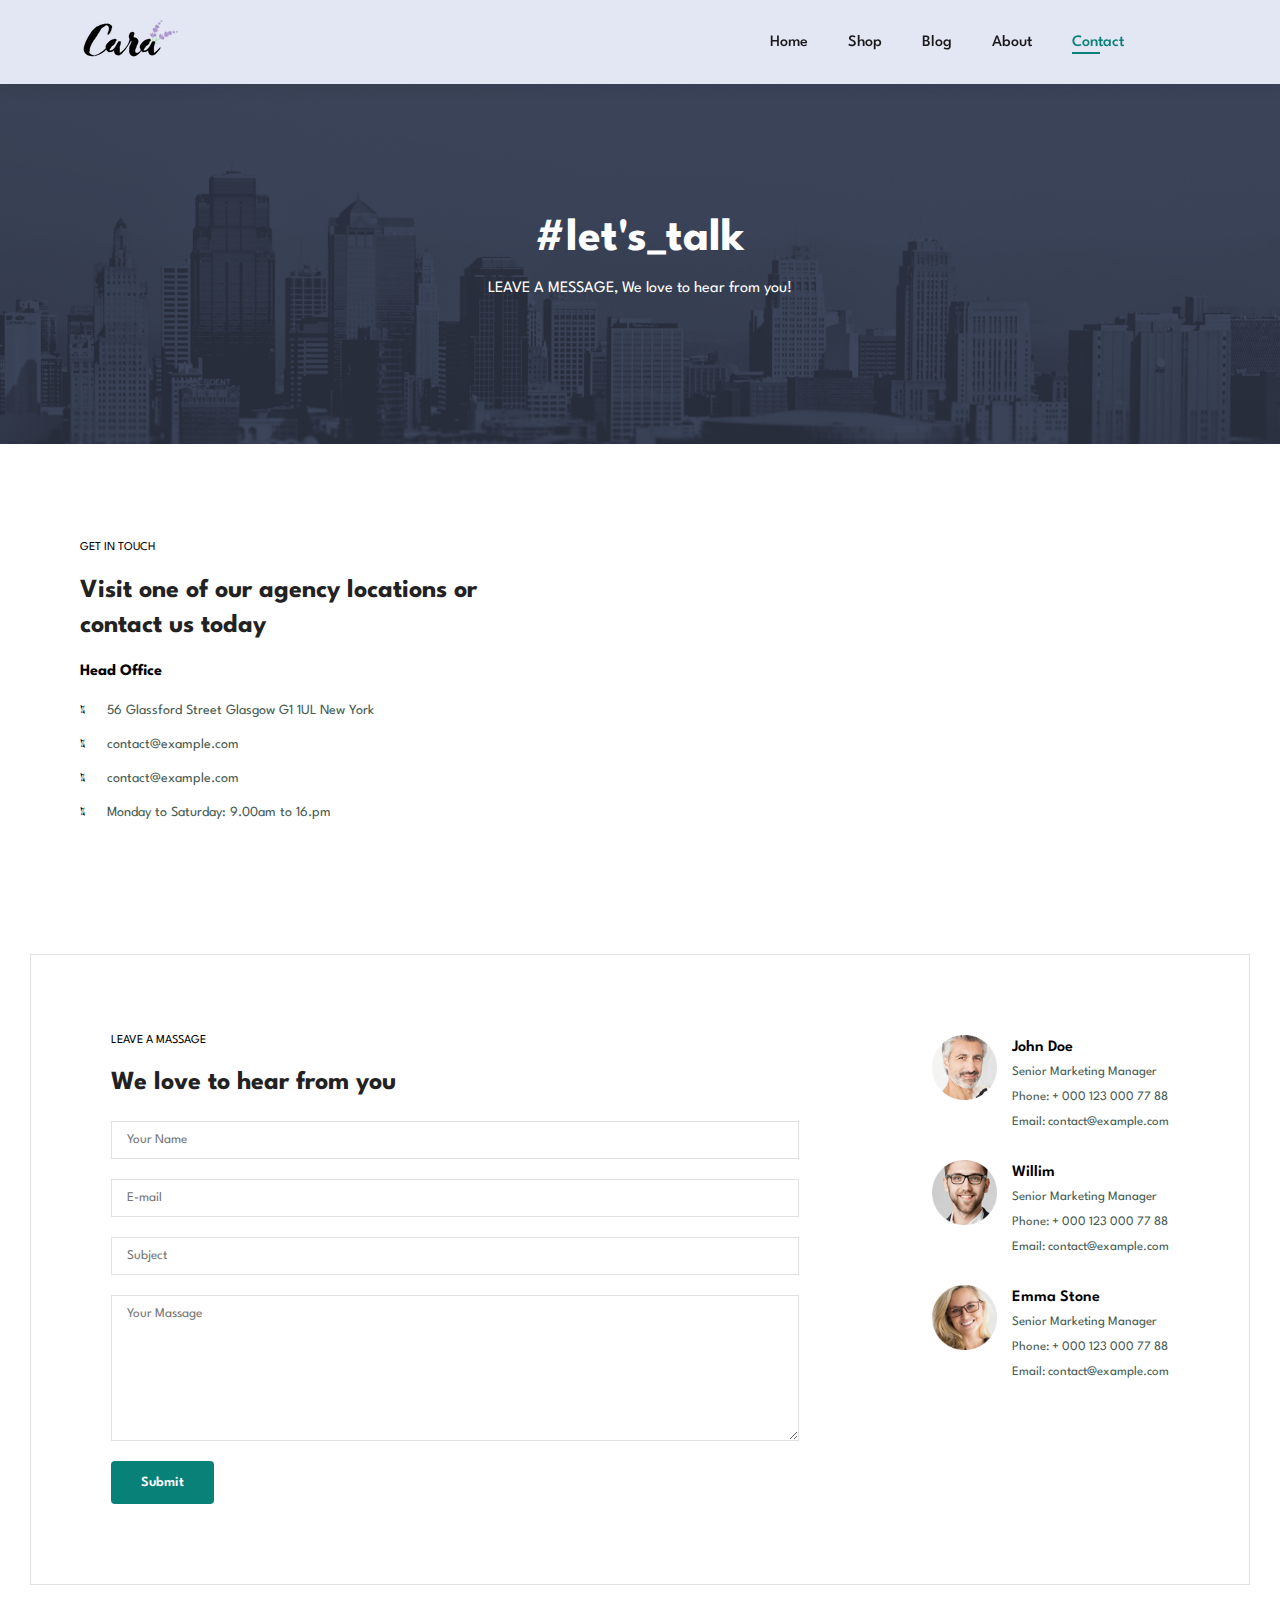
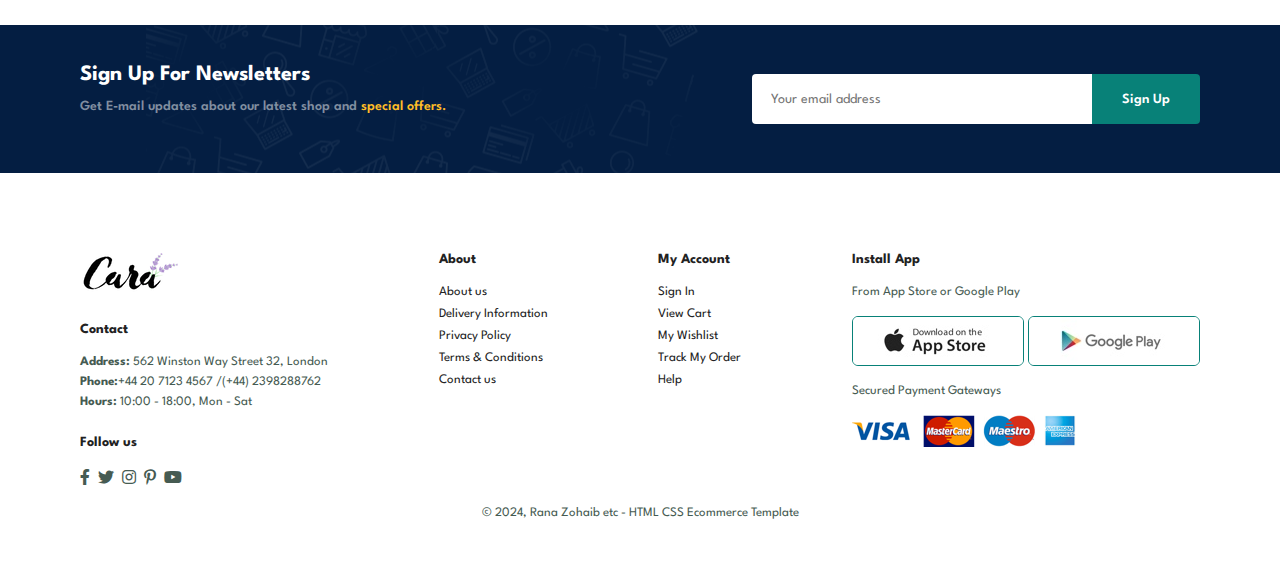
<file: contact.html>
<!DOCTYPE html>
<html lang="en">

<head>
    <meta charset="UTF-8">
    <meta name="viewport" content="width=device-width, initial-scale=1.0">
    <link rel="stylesheet" href="style.css">
    <link rel="stylesheet" href="https://pro.fontawesome.com/releases/v5.10.0/css/all.css" />
    <title>Ecommerce Website</title>
</head>

<body>
    <!-- ===================================== Navbar Start ====================================== -->
    <section id="header">
        <a href="#"><img src="img/logo.png" class="logo" alt=""></a>

        <div>
            <ul id="navbar">
                <li><a href="index.html">Home</a></li>
                <li><a href="shop.html">Shop</a></li>
                <li><a href="blog.html">Blog</a></li>
                <li><a href="about.html">About</a></li>
                <li><a class="active" href="contact.html">Contact</a></li>
                <li id="lg-bag"><a href="cart.html"><i class="far fa-shopping-bag"></i></a></li>
                <a href="#" id="close"><i class="far fa-times"></i></a>
            </ul>
        </div>
        <div id="mobile">
            <a href="cart.html"><i class="far fa-shopping-bag"></i></a>
            <i id="bar" class="fas fa-outdent"></i>
        </div>
    </section>
    <!-- ===================================== Navbar End ====================================== -->

    <section id="page-header" class="about-header">
        <h2>#let's_talk</h2>
        <p>LEAVE A MESSAGE, We love to hear from you!</p>
    </section>

    <section id="contact-details" class="section-p1">
        <div class="details">
            <span>GET IN TOUCH</span>
            <h2>Visit one of our agency locations or contact us today</h2>
            <h3>Head Office</h3>
            <div>
               <li>
                <i class="fal fa-map"></i>
                <p>56 Glassford Street Glasgow G1 1UL New York</p>
               </li> 
               <li>
                <i class="fal fa-envelope"></i>
                <p>contact@example.com</p>
               </li> 
               <li>
                <i class="fal fa-phone-alt"></i>
                <p>contact@example.com</p>
               </li> 
               <li>
                <i class="fal fa-clock"></i>
                <p>Monday to Saturday: 9.00am to 16.pm</p>
               </li> 
            </div>
        </div>

        <div class="map">
            <iframe src="https://www.google.com/maps/embed?pb=!1m18!1m12!1m3!1d39670.903850131144!2d0.04348173726365315!3d51.578654788137634!2m3!1f0!2f0!3f0!3m2!1i1024!2i768!4f13.1!3m3!1m2!1s0x47d8a1494a4cce5b%3A0xd4405940c0cf45ab!2sIlford%2C%20UK!5e0!3m2!1sen!2s!4v1709012317409!5m2!1sen!2s" width="600" height="450" style="border:0;" allowfullscreen="" loading="lazy" referrerpolicy="no-referrer-when-downgrade"></iframe>
        </div>
    </section>

    <section id="form-details">
        <form action="">
            <span>LEAVE A MASSAGE</span>
            <h2>We love to hear from you</h2>
            <input type="text" placeholder="Your Name">
            <input type="text" placeholder="E-mail">
            <input type="text" placeholder="Subject">
            <textarea name="" id="" cols="30" rows="10" placeholder="Your Massage"></textarea>
            <button class="normal">Submit</button>
        </form>

        <div class="people">
            <div>
                <img src="img/people/1.png" alt="">
                <p><span>John Doe</span> Senior Marketing Manager <br> Phone: + 000 123 000 77 88 <br> Email: contact@example.com</p>
            </div>
            <div>
                <img src="img/people/2.png" alt="">
                <p><span>Willim</span> Senior Marketing Manager <br> Phone: + 000 123 000 77 88 <br> Email: contact@example.com</p>
            </div>
            <div>
                <img src="img/people/3.png" alt="">
                <p><span>Emma Stone</span> Senior Marketing Manager <br> Phone: + 000 123 000 77 88 <br> Email: contact@example.com</p>
            </div>
        </div>
    </section>


    <!-- ===================================== Sign up newsletter Section Start ====================================== -->
    <section id="newsletter" class="section-p1 section-m1">
        <div class="newstext">
            <h4>Sign Up For Newsletters</h4>
            <p>Get E-mail updates about our latest shop and <span> special offers.</span></p>
        </div>
        <div class="form">
            <input type="text" placeholder="Your email address">
            <button class="normal">Sign Up</button>
        </div>
    </section>
    <!-- ===================================== Sign up newsletter Section End ====================================== -->


    <!-- ===================================== Footer Section Start ====================================== -->
    <footer class="section-p1">
        <div class="col">
            <img class="logo" src="img/logo.png" alt="">
            <h4>Contact</h4>
            <p><strong>Address:</strong> 562 Winston Way Street 32, London</p>
            <p><strong>Phone:</strong>+44 20 7123 4567 /(+44) 2398288762</p>
            <p><strong>Hours:</strong> 10:00 - 18:00, Mon - Sat</p>
            <div class="follow">
                <h4>Follow us</h4>
                <div class="icon">
                    <i class="fab fa-facebook-f"></i>
                    <i class="fab fa-twitter"></i>
                    <i class="fab fa-instagram"></i>
                    <i class="fab fa-pinterest-p"></i>
                    <i class="fab fa-youtube"></i>
                </div>
            </div>
        </div>

        <div class="col">
            <h4>About</h4>
            <a href="#">About us</a>
            <a href="#">Delivery Information</a>
            <a href="#">Privacy Policy</a>
            <a href="#">Terms & Conditions</a>
            <a href="#">Contact us</a>
        </div>

        <div class="col">
            <h4>My Account</h4>
            <a href="#">Sign In</a>
            <a href="#">View Cart</a>
            <a href="#">My Wishlist</a>
            <a href="#">Track My Order</a>
            <a href="#">Help</a>
        </div>

        <div class="col install">
            <h4>Install App</h4>
            <p>From App Store or Google Play</p>
            <div class="row">
                <img src="img/pay/app.jpg" alt="">
                <img src="img/pay/play.jpg" alt="">
            </div>
            <p>Secured Payment Gateways</p>
            <img src="img/pay/pay.png" alt="">
        </div>

        <div class="copyright">
            <p>© 2024, Rana Zohaib etc - HTML CSS Ecommerce Template</p>
        </div>
    </footer>
    <!-- ===================================== Footer Section Start ====================================== -->


    <script src="script.js"></script>
</body>

</html>
</file>
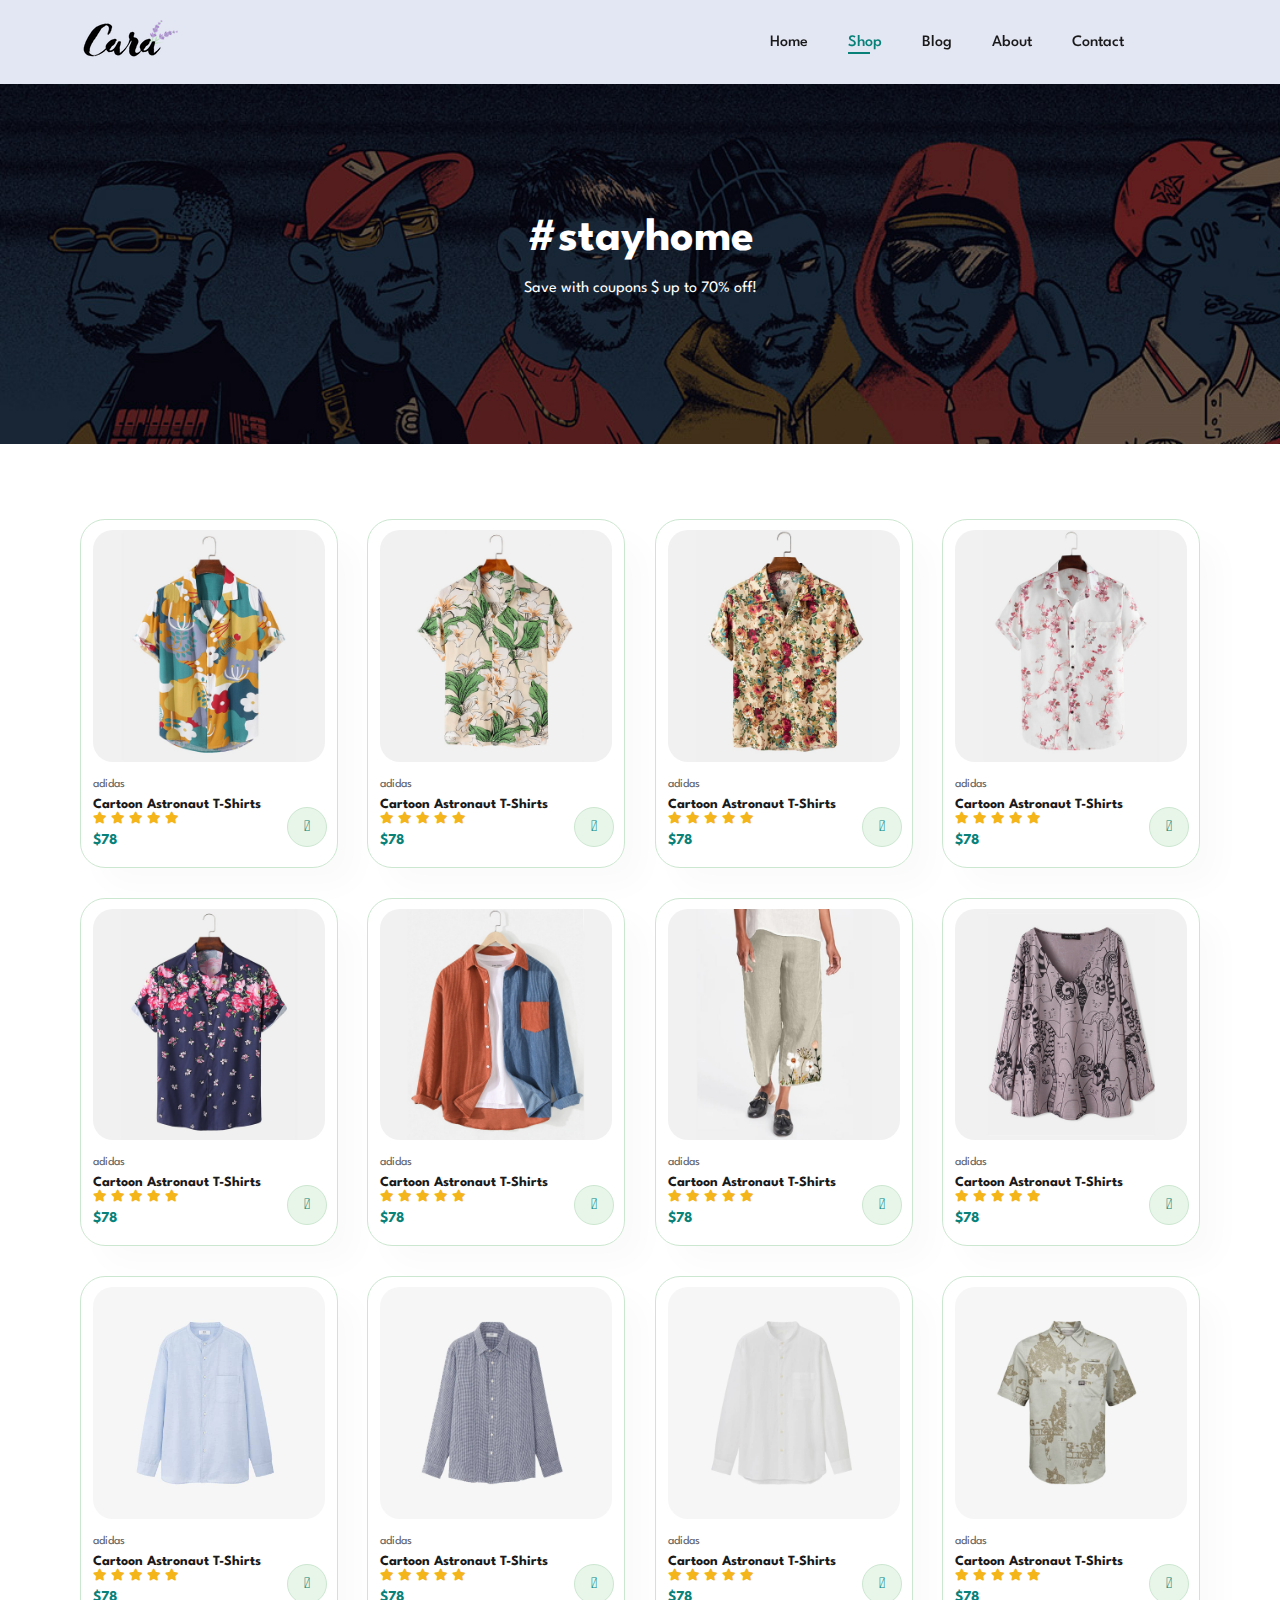
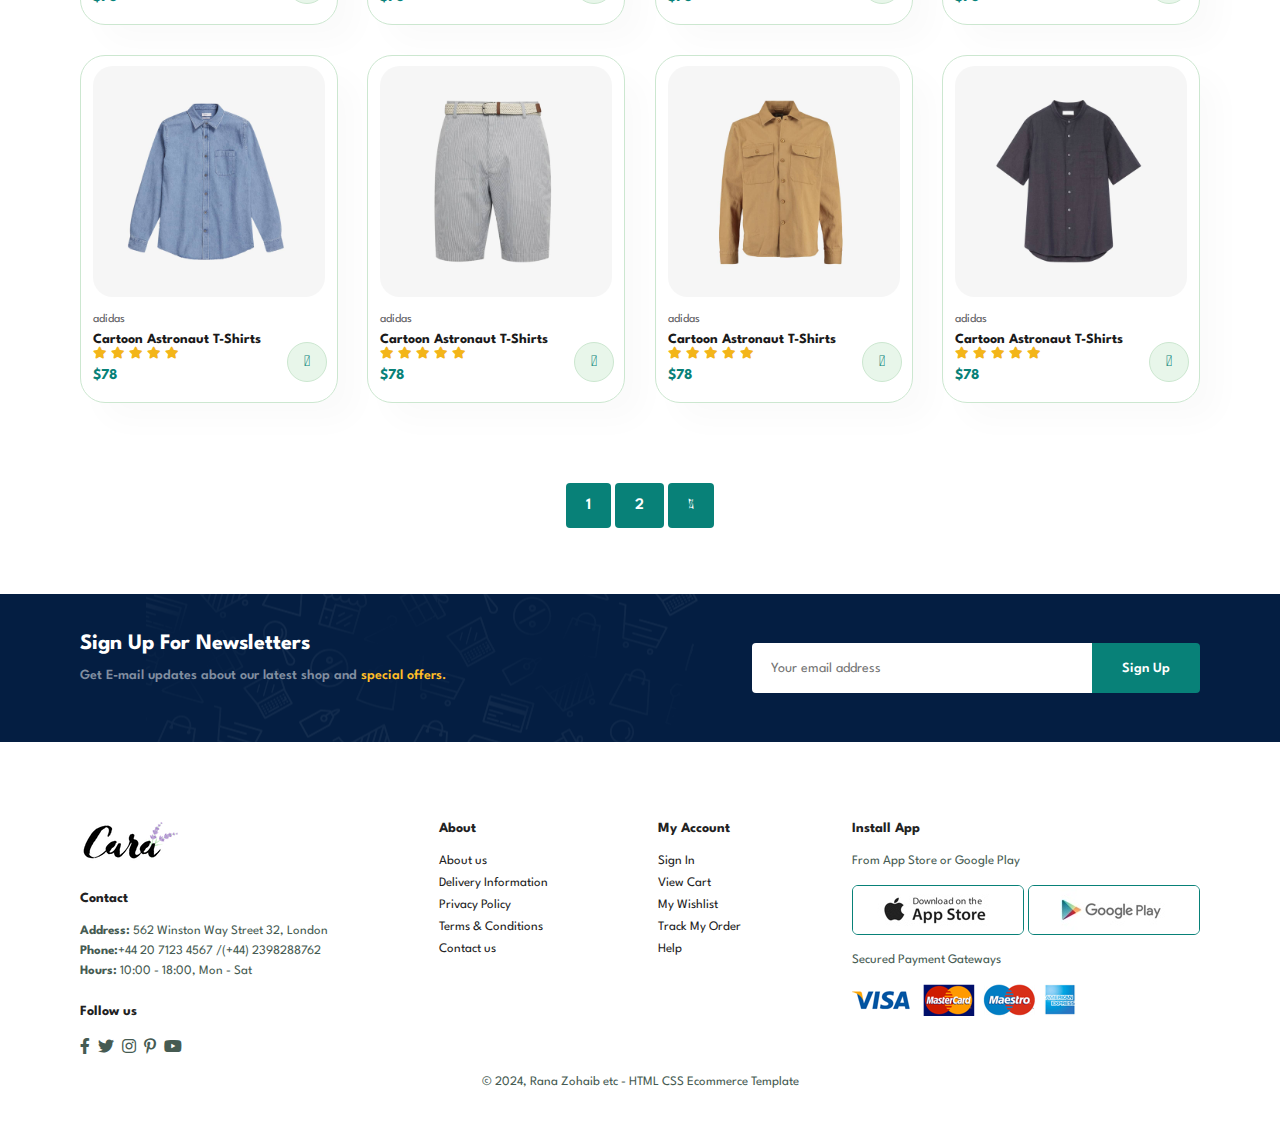
<file: shop.html>
<!DOCTYPE html>
<html lang="en">

<head>
    <meta charset="UTF-8">
    <meta name="viewport" content="width=device-width, initial-scale=1.0">
    <link rel="stylesheet" href="style.css">
    <link rel="stylesheet" href="https://pro.fontawesome.com/releases/v5.10.0/css/all.css" />
    <title>Ecommerce Website</title>
</head>

<body>
    <!-- ===================================== Navbar Start ====================================== -->
    <section id="header">
        <a href="#"><img src="img/logo.png" class="logo" alt=""></a>

        <div>
            <ul id="navbar">
                <li><a href="index.html">Home</a></li>
                <li><a class="active" href="shop.html">Shop</a></li>
                <li><a href="blog.html">Blog</a></li>
                <li><a href="about.html">About</a></li>
                <li><a href="contact.html">Contact</a></li>
                <li id="lg-bag"><a href="cart.html"><i class="far fa-shopping-bag"></i></a></li>
                <a href="#" id="close"><i class="far fa-times"></i></a>
            </ul>
        </div>
        <div id="mobile">
            <a href="cart.html"><i class="far fa-shopping-bag"></i></a>
            <i id="bar" class="fas fa-outdent"></i>
        </div>
    </section>
    <!-- ===================================== Navbar End ====================================== -->


    <!-- ===================================== Hero Section Start ====================================== -->
    <section id="page-header">
        <h2>#stayhome</h2>
        <p>Save with coupons $ up to 70% off!</p>
    </section>
    <!-- ===================================== Hero Section End ====================================== -->

    <!-- ===================================== Product Section Start ====================================== -->
    <section id="Product1" class="section-p1">
        <div class="pro-container">
            <div class="pro" onclick="window.location.href='sproduct.html';">
                <img src="img/products/f1.jpg" alt="">
                <div class="des">
                    <span>adidas</span>
                    <h5>Cartoon Astronaut T-Shirts</h5>
                    <div class="star">
                        <i class="fas fa-star"></i>
                        <i class="fas fa-star"></i>
                        <i class="fas fa-star"></i>
                        <i class="fas fa-star"></i>
                        <i class="fas fa-star"></i>
                    </div>
                    <h4>$78</h4>
                </div>
                <a href="#"><i class="fal fa-shopping-cart cart"></i></a>
            </div>
            <div class="pro">
                <img src="img/products/f2.jpg" alt="">
                <div class="des">
                    <span>adidas</span>
                    <h5>Cartoon Astronaut T-Shirts</h5>
                    <div class="star">
                        <i class="fas fa-star"></i>
                        <i class="fas fa-star"></i>
                        <i class="fas fa-star"></i>
                        <i class="fas fa-star"></i>
                        <i class="fas fa-star"></i>
                    </div>
                    <h4>$78</h4>
                </div>
                <a href="#"><i class="fal fa-shopping-cart cart"></i></a>
            </div>
            <div class="pro">
                <img src="img/products/f3.jpg" alt="">
                <div class="des">
                    <span>adidas</span>
                    <h5>Cartoon Astronaut T-Shirts</h5>
                    <div class="star">
                        <i class="fas fa-star"></i>
                        <i class="fas fa-star"></i>
                        <i class="fas fa-star"></i>
                        <i class="fas fa-star"></i>
                        <i class="fas fa-star"></i>
                    </div>
                    <h4>$78</h4>
                </div>
                <a href="#"><i class="fal fa-shopping-cart cart"></i></a>
            </div>
            <div class="pro">
                <img src="img/products/f4.jpg" alt="">
                <div class="des">
                    <span>adidas</span>
                    <h5>Cartoon Astronaut T-Shirts</h5>
                    <div class="star">
                        <i class="fas fa-star"></i>
                        <i class="fas fa-star"></i>
                        <i class="fas fa-star"></i>
                        <i class="fas fa-star"></i>
                        <i class="fas fa-star"></i>
                    </div>
                    <h4>$78</h4>
                </div>
                <a href="#"><i class="fal fa-shopping-cart cart"></i></a>
            </div>
            <div class="pro">
                <img src="img/products/f5.jpg" alt="">
                <div class="des">
                    <span>adidas</span>
                    <h5>Cartoon Astronaut T-Shirts</h5>
                    <div class="star">
                        <i class="fas fa-star"></i>
                        <i class="fas fa-star"></i>
                        <i class="fas fa-star"></i>
                        <i class="fas fa-star"></i>
                        <i class="fas fa-star"></i>
                    </div>
                    <h4>$78</h4>
                </div>
                <a href="#"><i class="fal fa-shopping-cart cart"></i></a>
            </div>
            <div class="pro">
                <img src="img/products/f6.jpg" alt="">
                <div class="des">
                    <span>adidas</span>
                    <h5>Cartoon Astronaut T-Shirts</h5>
                    <div class="star">
                        <i class="fas fa-star"></i>
                        <i class="fas fa-star"></i>
                        <i class="fas fa-star"></i>
                        <i class="fas fa-star"></i>
                        <i class="fas fa-star"></i>
                    </div>
                    <h4>$78</h4>
                </div>
                <a href="#"><i class="fal fa-shopping-cart cart"></i></a>
            </div>
            <div class="pro">
                <img src="img/products/f7.jpg" alt="">
                <div class="des">
                    <span>adidas</span>
                    <h5>Cartoon Astronaut T-Shirts</h5>
                    <div class="star">
                        <i class="fas fa-star"></i>
                        <i class="fas fa-star"></i>
                        <i class="fas fa-star"></i>
                        <i class="fas fa-star"></i>
                        <i class="fas fa-star"></i>
                    </div>
                    <h4>$78</h4>
                </div>
                <a href="#"><i class="fal fa-shopping-cart cart"></i></a>
            </div>
            <div class="pro">
                <img src="img/products/f8.jpg" alt="">
                <div class="des">
                    <span>adidas</span>
                    <h5>Cartoon Astronaut T-Shirts</h5>
                    <div class="star">
                        <i class="fas fa-star"></i>
                        <i class="fas fa-star"></i>
                        <i class="fas fa-star"></i>
                        <i class="fas fa-star"></i>
                        <i class="fas fa-star"></i>
                    </div>
                    <h4>$78</h4>
                </div>
                <a href="#"><i class="fal fa-shopping-cart cart"></i></a>
            </div>

            <div class="pro">
                <img src="img/products/n1.jpg" alt="">
                <div class="des">
                    <span>adidas</span>
                    <h5>Cartoon Astronaut T-Shirts</h5>
                    <div class="star">
                        <i class="fas fa-star"></i>
                        <i class="fas fa-star"></i>
                        <i class="fas fa-star"></i>
                        <i class="fas fa-star"></i>
                        <i class="fas fa-star"></i>
                    </div>
                    <h4>$78</h4>
                </div>
                <a href="#"><i class="fal fa-shopping-cart cart"></i></a>
            </div>
            <div class="pro">
                <img src="img/products/n2.jpg" alt="">
                <div class="des">
                    <span>adidas</span>
                    <h5>Cartoon Astronaut T-Shirts</h5>
                    <div class="star">
                        <i class="fas fa-star"></i>
                        <i class="fas fa-star"></i>
                        <i class="fas fa-star"></i>
                        <i class="fas fa-star"></i>
                        <i class="fas fa-star"></i>
                    </div>
                    <h4>$78</h4>
                </div>
                <a href="#"><i class="fal fa-shopping-cart cart"></i></a>
            </div>
            <div class="pro">
                <img src="img/products/n3.jpg" alt="">
                <div class="des">
                    <span>adidas</span>
                    <h5>Cartoon Astronaut T-Shirts</h5>
                    <div class="star">
                        <i class="fas fa-star"></i>
                        <i class="fas fa-star"></i>
                        <i class="fas fa-star"></i>
                        <i class="fas fa-star"></i>
                        <i class="fas fa-star"></i>
                    </div>
                    <h4>$78</h4>
                </div>
                <a href="#"><i class="fal fa-shopping-cart cart"></i></a>
            </div>
            <div class="pro">
                <img src="img/products/n4.jpg" alt="">
                <div class="des">
                    <span>adidas</span>
                    <h5>Cartoon Astronaut T-Shirts</h5>
                    <div class="star">
                        <i class="fas fa-star"></i>
                        <i class="fas fa-star"></i>
                        <i class="fas fa-star"></i>
                        <i class="fas fa-star"></i>
                        <i class="fas fa-star"></i>
                    </div>
                    <h4>$78</h4>
                </div>
                <a href="#"><i class="fal fa-shopping-cart cart"></i></a>
            </div>
            <div class="pro">
                <img src="img/products/n5.jpg" alt="">
                <div class="des">
                    <span>adidas</span>
                    <h5>Cartoon Astronaut T-Shirts</h5>
                    <div class="star">
                        <i class="fas fa-star"></i>
                        <i class="fas fa-star"></i>
                        <i class="fas fa-star"></i>
                        <i class="fas fa-star"></i>
                        <i class="fas fa-star"></i>
                    </div>
                    <h4>$78</h4>
                </div>
                <a href="#"><i class="fal fa-shopping-cart cart"></i></a>
            </div>
            <div class="pro">
                <img src="img/products/n6.jpg" alt="">
                <div class="des">
                    <span>adidas</span>
                    <h5>Cartoon Astronaut T-Shirts</h5>
                    <div class="star">
                        <i class="fas fa-star"></i>
                        <i class="fas fa-star"></i>
                        <i class="fas fa-star"></i>
                        <i class="fas fa-star"></i>
                        <i class="fas fa-star"></i>
                    </div>
                    <h4>$78</h4>
                </div>
                <a href="#"><i class="fal fa-shopping-cart cart"></i></a>
            </div>
            <div class="pro">
                <img src="img/products/n7.jpg" alt="">
                <div class="des">
                    <span>adidas</span>
                    <h5>Cartoon Astronaut T-Shirts</h5>
                    <div class="star">
                        <i class="fas fa-star"></i>
                        <i class="fas fa-star"></i>
                        <i class="fas fa-star"></i>
                        <i class="fas fa-star"></i>
                        <i class="fas fa-star"></i>
                    </div>
                    <h4>$78</h4>
                </div>
                <a href="#"><i class="fal fa-shopping-cart cart"></i></a>
            </div>
            <div class="pro">
                <img src="img/products/n8.jpg" alt="">
                <div class="des">
                    <span>adidas</span>
                    <h5>Cartoon Astronaut T-Shirts</h5>
                    <div class="star">
                        <i class="fas fa-star"></i>
                        <i class="fas fa-star"></i>
                        <i class="fas fa-star"></i>
                        <i class="fas fa-star"></i>
                        <i class="fas fa-star"></i>
                    </div>
                    <h4>$78</h4>
                </div>
                <a href="#"><i class="fal fa-shopping-cart cart"></i></a>
            </div>
        </div>
    </section>
    <!-- ===================================== New Arrivals End ====================================== -->


    <section id="pagination" class="section-p1">
        <a href="#">1</a>
        <a href="#">2</a>
        <a href="#"><i class="fal fa-long-arrow-alt-right"></i></a>
    </section>

    <!-- ===================================== Sign up newsletter Section Start ====================================== -->
    <section id="newsletter" class="section-p1 section-m1">
        <div class="newstext">
            <h4>Sign Up For Newsletters</h4>
            <p>Get E-mail updates about our latest shop and <span> special offers.</span></p>
        </div>
        <div class="form">
            <input type="text" placeholder="Your email address">
            <button class="normal">Sign Up</button>
        </div>
    </section>
    <!-- ===================================== Sign up newsletter Section End ====================================== -->

    <!-- ===================================== Footer Section Start ====================================== -->
    <footer class="section-p1">
        <div class="col">
            <img class="logo" src="img/logo.png" alt="">
            <h4>Contact</h4>
            <p><strong>Address:</strong> 562 Winston Way Street 32, London</p>
            <p><strong>Phone:</strong>+44 20 7123 4567 /(+44) 2398288762</p>
            <p><strong>Hours:</strong> 10:00 - 18:00, Mon - Sat</p>
            <div class="follow">
                <h4>Follow us</h4>
                <div class="icon">
                    <i class="fab fa-facebook-f"></i>
                    <i class="fab fa-twitter"></i>
                    <i class="fab fa-instagram"></i>
                    <i class="fab fa-pinterest-p"></i>
                    <i class="fab fa-youtube"></i>
                </div>
            </div>
        </div>

        <div class="col">
            <h4>About</h4>
            <a href="#">About us</a>
            <a href="#">Delivery Information</a>
            <a href="#">Privacy Policy</a>
            <a href="#">Terms & Conditions</a>
            <a href="#">Contact us</a>
        </div>

        <div class="col">
            <h4>My Account</h4>
            <a href="#">Sign In</a>
            <a href="#">View Cart</a>
            <a href="#">My Wishlist</a>
            <a href="#">Track My Order</a>
            <a href="#">Help</a>
        </div>

        <div class="col install">
            <h4>Install App</h4>
            <p>From App Store or Google Play</p>
            <div class="row">
                <img src="img/pay/app.jpg" alt="">
                <img src="img/pay/play.jpg" alt="">
            </div>
            <p>Secured Payment Gateways</p>
            <img src="img/pay/pay.png" alt="">
        </div>

        <div class="copyright">
            <p>© 2024, Rana Zohaib etc - HTML CSS Ecommerce Template</p>
        </div>
    </footer>
    <!-- ===================================== Footer Section Start ====================================== -->


    <script src="script.js"></script>
</body>

</html>
</file>
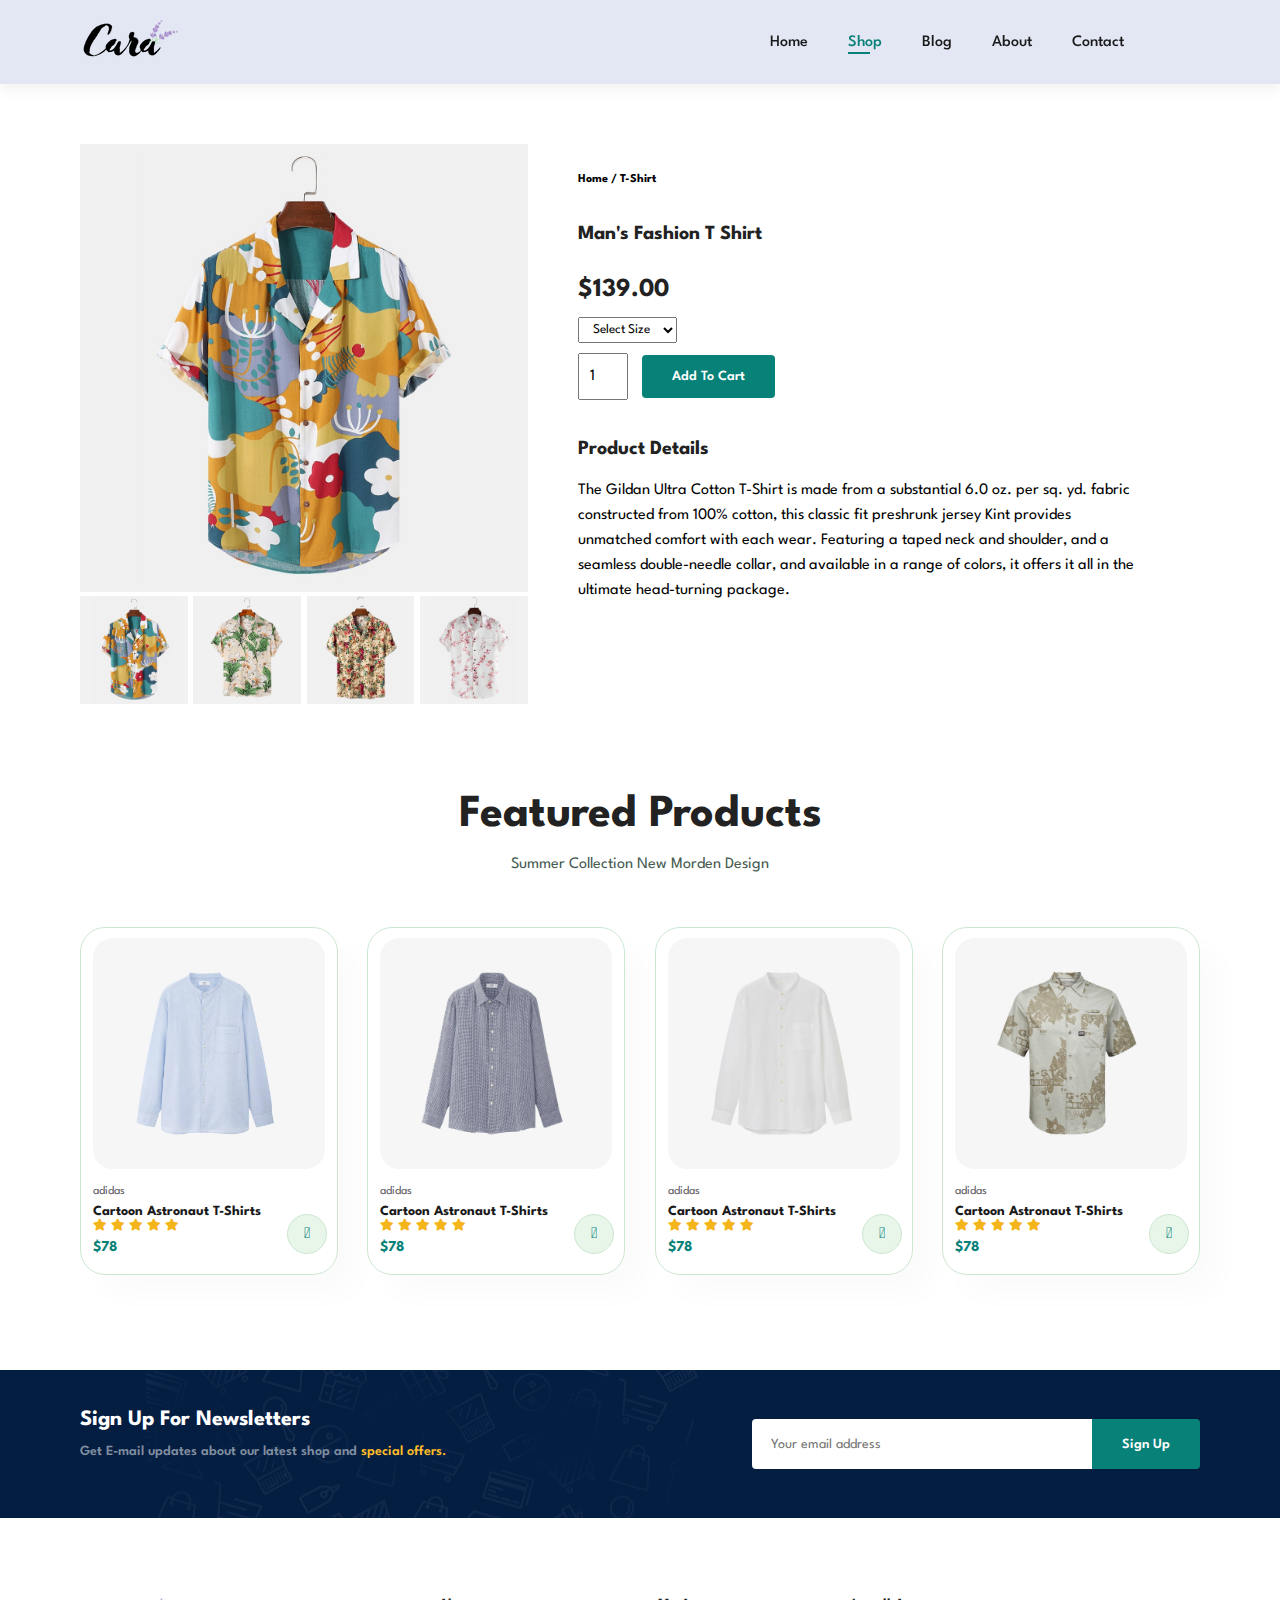
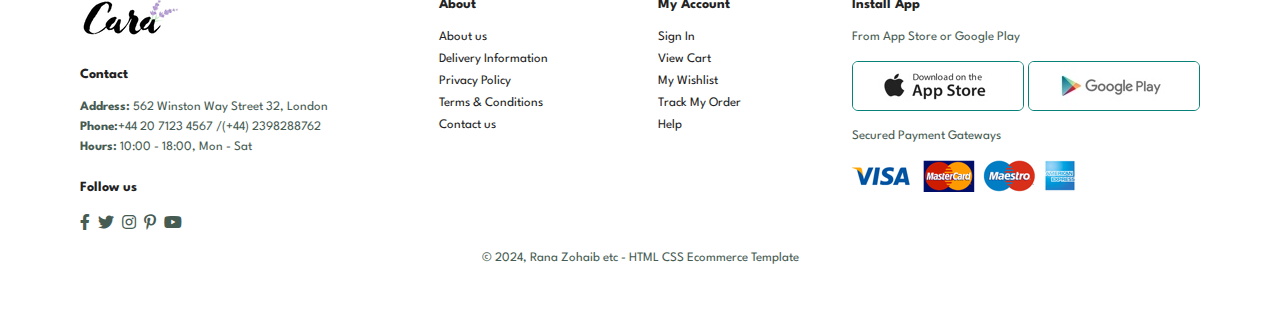
<file: sproduct.html>
<!DOCTYPE html>
<html lang="en">

<head>
    <meta charset="UTF-8">
    <meta name="viewport" content="width=device-width, initial-scale=1.0">
    <link rel="stylesheet" href="style.css">
    <link rel="stylesheet" href="https://pro.fontawesome.com/releases/v5.10.0/css/all.css" />
    <title>Ecommerce Website</title>
</head>

<body>
    <!-- ===================================== Navbar Start ====================================== -->
    <section id="header">
        <a href="#"><img src="img/logo.png" class="logo" alt=""></a>

        <div>
            <ul id="navbar">
                <li><a href="index.html">Home</a></li>
                <li><a class="active" href="shop.html">Shop</a></li>
                <li><a href="blog.html">Blog</a></li>
                <li><a href="about.html">About</a></li>
                <li><a href="contact.html">Contact</a></li>
                <li id="lg-bag"><a href="cart.html"><i class="far fa-shopping-bag"></i></a></li>
                <a href="#" id="close"><i class="far fa-times"></i></a>
            </ul>
        </div>
        <div id="mobile">
            <a href="cart.html"><i class="far fa-shopping-bag"></i></a>
            <i id="bar" class="fas fa-outdent"></i>
        </div>
    </section>
    <!-- ===================================== Navbar End ====================================== -->

    <section id="prodetails" class="section-p1">
        <div class="single-pro-image">
            <img src="img/products/f1.jpg" width="100%" id="MainImg" alt="">

            <div class="small-img-group">
                <div class="small-img-col">
                    <img src="img/products/f1.jpg" width="100%" class="small-img" alt="">
                </div>
                <div class="small-img-col">
                    <img src="img/products/f2.jpg" width="100%" class="small-img" alt="">
                </div>
                <div class="small-img-col">
                    <img src="img/products/f3.jpg" width="100%" class="small-img" alt="">
                </div>
                <div class="small-img-col">
                    <img src="img/products/f4.jpg" width="100%" class="small-img" alt="">
                </div>
            </div>
        </div>
        <div class="single-pro-details">
            <h6>Home / T-Shirt</h6>
            <h4>Man's Fashion T Shirt</h4>
            <h2>$139.00</h2>
            <select>
                <option>Select Size</option>
                <option>XL</option>
                <option>XLL</option>
                <option>Small</option>
                <option>Large</option>
            </select>
            <input type="number" value="1">
            <button class="normal">Add To Cart</button>
            <h4>Product Details</h4>
            <span>The Gildan Ultra Cotton T-Shirt is made from a substantial 6.0 oz. per sq. yd. fabric constructed from 100% cotton, this classic fit preshrunk jersey Kint provides unmatched comfort with each wear. Featuring a taped neck and shoulder, and a seamless double-needle collar, and available in a range of colors, it offers it all in the ultimate head-turning package.</span>
        </div>
    </section>

    <section id="Product1" class="section-p1">
        <h2>Featured Products</h2>
        <p>Summer Collection New Morden Design</p>
        <div class="pro-container">
            <div class="pro">
                <img src="img/products/n1.jpg" alt="">
                <div class="des">
                    <span>adidas</span>
                    <h5>Cartoon Astronaut T-Shirts</h5>
                    <div class="star">
                        <i class="fas fa-star"></i>
                        <i class="fas fa-star"></i>
                        <i class="fas fa-star"></i>
                        <i class="fas fa-star"></i>
                        <i class="fas fa-star"></i>
                    </div>
                    <h4>$78</h4>
                </div>
                <a href="#"><i class="fal fa-shopping-cart cart"></i></a>
            </div>
            <div class="pro">
                <img src="img/products/n2.jpg" alt="">
                <div class="des">
                    <span>adidas</span>
                    <h5>Cartoon Astronaut T-Shirts</h5>
                    <div class="star">
                        <i class="fas fa-star"></i>
                        <i class="fas fa-star"></i>
                        <i class="fas fa-star"></i>
                        <i class="fas fa-star"></i>
                        <i class="fas fa-star"></i>
                    </div>
                    <h4>$78</h4>
                </div>
                <a href="#"><i class="fal fa-shopping-cart cart"></i></a>
            </div>
            <div class="pro">
                <img src="img/products/n3.jpg" alt="">
                <div class="des">
                    <span>adidas</span>
                    <h5>Cartoon Astronaut T-Shirts</h5>
                    <div class="star">
                        <i class="fas fa-star"></i>
                        <i class="fas fa-star"></i>
                        <i class="fas fa-star"></i>
                        <i class="fas fa-star"></i>
                        <i class="fas fa-star"></i>
                    </div>
                    <h4>$78</h4>
                </div>
                <a href="#"><i class="fal fa-shopping-cart cart"></i></a>
            </div>
            <div class="pro">
                <img src="img/products/n4.jpg" alt="">
                <div class="des">
                    <span>adidas</span>
                    <h5>Cartoon Astronaut T-Shirts</h5>
                    <div class="star">
                        <i class="fas fa-star"></i>
                        <i class="fas fa-star"></i>
                        <i class="fas fa-star"></i>
                        <i class="fas fa-star"></i>
                        <i class="fas fa-star"></i>
                    </div>
                    <h4>$78</h4>
                </div>
                <a href="#"><i class="fal fa-shopping-cart cart"></i></a>
            </div>
        </div>
    </section>

    <!-- ===================================== Sign up newsletter Section Start ====================================== -->
    <section id="newsletter" class="section-p1 section-m1">
        <div class="newstext">
            <h4>Sign Up For Newsletters</h4>
            <p>Get E-mail updates about our latest shop and <span> special offers.</span></p>
        </div>
        <div class="form">
            <input type="text" placeholder="Your email address">
            <button class="normal">Sign Up</button>
        </div>
    </section>
    <!-- ===================================== Sign up newsletter Section End ====================================== -->

    <!-- ===================================== Footer Section Start ====================================== -->
    <footer class="section-p1">
        <div class="col">
            <img class="logo" src="img/logo.png" alt="">
            <h4>Contact</h4>
            <p><strong>Address:</strong> 562 Winston Way Street 32, London</p>
            <p><strong>Phone:</strong>+44 20 7123 4567 /(+44) 2398288762</p>
            <p><strong>Hours:</strong> 10:00 - 18:00, Mon - Sat</p>
            <div class="follow">
                <h4>Follow us</h4>
                <div class="icon">
                    <i class="fab fa-facebook-f"></i>
                    <i class="fab fa-twitter"></i>
                    <i class="fab fa-instagram"></i>
                    <i class="fab fa-pinterest-p"></i>
                    <i class="fab fa-youtube"></i>
                </div>
            </div>
        </div>

        <div class="col">
            <h4>About</h4>
            <a href="#">About us</a>
            <a href="#">Delivery Information</a>
            <a href="#">Privacy Policy</a>
            <a href="#">Terms & Conditions</a>
            <a href="#">Contact us</a>
        </div>

        <div class="col">
            <h4>My Account</h4>
            <a href="#">Sign In</a>
            <a href="#">View Cart</a>
            <a href="#">My Wishlist</a>
            <a href="#">Track My Order</a>
            <a href="#">Help</a>
        </div>

        <div class="col install">
            <h4>Install App</h4>
            <p>From App Store or Google Play</p>
            <div class="row">
                <img src="img/pay/app.jpg" alt="">
                <img src="img/pay/play.jpg" alt="">
            </div>
            <p>Secured Payment Gateways</p>
            <img src="img/pay/pay.png" alt="">
        </div>

        <div class="copyright">
            <p>© 2024, Rana Zohaib etc - HTML CSS Ecommerce Template</p>
        </div>
    </footer>
    <!-- ===================================== Footer Section Start ====================================== -->


    <script>
        var MainImg = document.getElementById("MainImg");
        var smallimg = document.getElementsByClassName("small-img");

        smallimg[0].onclick = function(){
            MainImg.src = smallimg[0].src;
        }
        smallimg[1].onclick = function(){
            MainImg.src = smallimg[1].src;
        }
        smallimg[2].onclick = function(){
            MainImg.src = smallimg[2].src;
        }
        smallimg[3].onclick = function(){
            MainImg.src = smallimg[3].src;
        }
    </script>


    <script src="script.js"></script>
</body>

</html>
</file>
<file: style.css>
@import url('https://fonts.googleapis.com/css2?family=Spartan:wght@100;200;300;400;500;600;700;800;900&display=swap');

* {
    margin: 0;
    padding: 0;
    box-sizing: border-box;
    font-family: 'Spartan', sans-serif;
}

h1 {
    font-size: 50px;
    line-height: 64px;
    color: #222;
}

h2 {
    font-size: 46px;
    line-height: 54px;
    color: #222;
}

h4 {
    font-size: 20px;
    color: #222;
}

h6 {
    font-weight: 700;
    font-size: 12px;
}

p {
    font-size: 16px;
    color: #465b52;
    margin: 15px 0 20px 0;
}

.section-p1 {
    padding: 40px 80px;
}

.section-m1 {
    margin: 40px 0;
}

button.normal {
    font-size: 14px;
    font-weight: 600;
    padding: 15px 30px;
    color: #000;
    background-color: #fff;
    border-radius: 4px;
    cursor: pointer;
    border: none;
    outline: none;
    transition: 0.2s;
}

button.white {
    font-size: 13px;
    font-weight: 600;
    padding: 11px 18px;
    color: #fff;
    background-color: transparent;
    cursor: pointer;
    border: 1px solid #fff;
    outline: none;
    transition: 0.2s;
}


body {
    width: 100%;
}

/* Header Start */

#header {
    display: flex;
    align-items: center;
    justify-content: space-between;
    padding: 20px 80px;
    background: #E3E6F3;
    box-shadow: 0 5px 15px rgba(0, 0, 0, 0.06);
    z-index: 999;
    position: sticky;
    top: 0;
    left: 0;
}

#navbar {
    display: flex;
    align-items: center;
    justify-content: center;
}

#navbar li {
    list-style: none;
    padding: 0 20px;
    position: relative;
}

#navbar li a {
    text-decoration: none;
    font-size: 16px;
    font-weight: 520;
    color: #1a1a1a;
    transition: 0.3s ease;
}

#navbar li a:hover,
#navbar li a.active {
    color: #088178;
}

#navbar li a.active::after,
#navbar li a:hover::after {
    content: "";
    width: 30%;
    height: 2px;
    background: #088178;
    position: absolute;
    bottom: -4px;
    left: 20px;
}

#mobile {
    display: none;
    align-items: center;
}

#close {
    display: none;
}

/* Home Page */
#hero {
    background-image: url("img/hero4.png");
    height: 90vh;
    width: 100%;
    background-size: cover;
    background-position: top 25% right 0;
    padding: 0 80px;
    display: flex;
    flex-direction: column;
    align-items: flex-start;
    justify-content: center;
}

#hero h4 {
    padding-bottom: 15px;
}

#hero h1 {
    color: #088178;
}


#hero button {
    background-image: url("img/button.png");
    background-color: transparent;
    color: #088178;
    border: 0;
    padding: 14px 80px 14px 65px;
    background-repeat: no-repeat;
    cursor: pointer;
    font-weight: 700;
    font-size: 15px;
}

#feature {
    display: flex;
    align-items: center;
    justify-content: space-between;
    flex-wrap: wrap;
}

#feature .fe-box {
    width: 180px;
    text-align: center;
    padding: 25px 15px;
    box-shadow: 20px 20px 34px rgba(0, 0, 0, 0.03);
    border: 1px solid #cce7d0;
    border-radius: 4px;
    margin: 15px 0;
}

#feature .fe-box:hover {
    box-shadow: 10px 10px 54px rgba(70, 62, 221, 0.1);
}

#feature .fe-box img {
    width: 100%;
    margin-bottom: 10px;
}

#feature .fe-box h6 {
    display: inline-block;
    padding: 9px 8px 6px 8px;
    line-height: 1;
    border-radius: 4px;
    color: #088178;
    background-color: #fddde4;
}

#feature .fe-box:nth-child(2) h6 {
    background-color: #cdebbc;
}

#feature .fe-box:nth-child(3) h6 {
    background-color: #d1e8f2;
}

#feature .fe-box:nth-child(4) h6 {
    background-color: #cdd4f8;
}

#feature .fe-box:nth-child(5) h6 {
    background-color: #f6dbf6;
}

#feature .fe-box:nth-child(6) h6 {
    background-color: #fff2e5;
}

#Product1 {
    text-align: center;
}

#Product1 .pro-container {
    display: flex;
    justify-content: space-between;
    padding-top: 20px;
    flex-wrap: wrap;
}

#Product1 .pro {
    width: 23%;
    min-width: 250px;
    padding: 10px 12px;
    border: 1px solid #cce7d0;
    border-radius: 25px;
    cursor: pointer;
    box-shadow: 20px 20px 30px rgba(0, 0, 0, 0.02);
    margin: 15px 0;
    transition: 0.2s ease;
    position: relative;
}

#Product1 .pro:hover {
    box-shadow: 20px 20px 30px rgba(0, 0, 0, 0.06);
}

#Product1 .pro img {
    width: 100%;
    border-radius: 20px;
}

#Product1 .pro .des {
    text-align: start;
    padding: 10px 0;
}

#Product1 .pro .des span {
    color: #606063;
    font-size: 12px;
}

#Product1 .pro .des h5 {
    padding-top: 7px;
    color: #1a1a1a;
    font-size: 14px;
}

#Product1 .pro .des i {
    font-size: 12px;
    color: rgb(243, 181, 25);
}

#Product1 .pro .des h4 {
    padding-top: 7px;
    font-size: 15px;
    font-weight: 700;
    color: #088178;
}

#Product1 .pro .cart {
    width: 40px;
    height: 40px;
    line-height: 40px;
    border-radius: 50px;
    background-color: #e8f6ea;
    font-weight: 500;
    color: #088178;
    border: 1px solid #cce7d0;
    position: absolute;
    bottom: 20px;
    right: 10px;
}

#banner {
    display: flex;
    flex-direction: column;
    justify-content: center;
    align-items: center;
    text-align: center;
    background-image: url("img/banner/b2.jpg");
    width: 100%;
    height: 40vh;
    background-size: cover;
    background-position: center;
}

#banner h4 {
    color: #fff;
    font-size: 19px;
}

#banner h2 {
    color: #fff;
    font-size: 30px;
    padding: 10px 0;
}

#banner h2 span {
    color: #ef3636;
}

#banner button:hover {
    background: #088178;
    color: #fff;
}

#sm-banner {
    display: flex;
    justify-content: space-between;
    flex-wrap: wrap;
}

#sm-banner .banner-box {
    display: flex;
    flex-direction: column;
    justify-content: center;
    align-items: flex-start;
    background-image: url("img/banner/b17.jpg");
    min-width: 660px;
    height: 50vh;
    background-size: cover;
    background-position: center;
    padding: 30px;
}

#sm-banner .banner-box2 {
    background-image: url("img/banner/b10.jpg");
}

#sm-banner h4 {
    color: #fff;
    font-size: 20px;
    font-weight: 300;
}

#sm-banner h2 {
    color: #fff;
    font-size: 28px;
    font-weight: 800;
}

#sm-banner span {
    color: #fff;
    font-size: 14px;
    font-weight: 500;
    padding-bottom: 15px;
}

#sm-banner .banner-box:hover button {
    background: #088178;
    border: 1px soild #088178;
}

#banner3 {
    display: flex;
    justify-content: space-between;
    flex-wrap: wrap;
    padding: 0 80px;
}

#banner3 .banner-box {
    display: flex;
    flex-direction: column;
    justify-content: center;
    align-items: flex-start;
    background-image: url("img/banner/b7.jpg");
    min-width: 30%;
    height: 30vh;
    background-size: cover;
    background-position: center;
    padding: 20px;
    margin-bottom: 20px;
}

#banner3 .banner-box2 {
    background-image: url("img/banner/b4.jpg");
}

#banner3 .banner-box3 {
    background-image: url("img/banner/b18.jpg");
}

#banner3 h2 {
    color: #fff;
    font-weight: 900;
    font-size: 22px;
}

#banner3 h3 {
    color: #ec544e;
    font-weight: 800;
    font-size: 15px;
}

#newsletter {
    display: flex;
    justify-content: space-between;
    flex-wrap: wrap;
    align-items: center;
    background-image: url("img/banner/b14.png");
    background-repeat: no-repeat;
    background-position: 20% 30%;
    background-color: #041e42;
}

#newsletter h4 {
    font-size: 22px;
    font-weight: 700;
    color: #fff;
}

#newsletter p {
    font-size: 14px;
    font-weight: 600;
    color: #818ea0;
}

#newsletter p span {
    color: #ffbd27;
}

#newsletter .form {
    display: flex;
    width: 40%;
}

#newsletter input {
    height: 3.125rem;
    padding: 0 1.25em;
    font-size: 14px;
    width: 100%;
    border: 1px solid transparent;
    border-radius: 4px;
    outline: none;
    border-top-right-radius: 0;
    border-bottom-right-radius: 0;
}

#newsletter button {
    background-color: #088178;
    color: #fff;
    white-space: nowrap;
    border-top-left-radius: 0;
    border-bottom-left-radius: 0;
}

footer {
    display: flex;
    flex-wrap: wrap;
    justify-content: space-between;
}

footer .col {
    display: flex;
    flex-direction: column;
    align-items: flex-start;
    margin-bottom: 20px;
}

footer .logo {
    margin-bottom: 30px;
}

footer h4 {
    font-size: 14px;
    padding-bottom: 20px;
}

footer p {
    font-size: 13px;
    margin: 0 0 8px 0;
}

footer a {
    font-size: 13px;
    text-decoration: none;
    color: #222;
    margin-bottom: 10px;
}

footer .follow {
    margin-top: 20px;
}

footer .follow i {
    color: #465b52;
    padding-right: 4px;
    cursor: pointer;
}

footer .install .row img {
    border: 1px solid #088178;
    border-radius: 6px;
}

footer .install img {
    margin: 10px 0 15px 0;
}

footer .follow i:hover,
footer a:hover {
    color: #088178;
}

footer .copyright {
    width: 100%;
    text-align: center;
}

/* Shop Page */
#page-header {
    background-image: url("img/banner/b1.jpg");
    width: 100%;
    height: 40vh;
    background-size: cover;
    display: flex;
    justify-content: center;
    text-align: center;
    flex-direction: column;
    padding: 14px;
}

#page-header h2,
#page-header p {
    color: #fff;
}

#pagination {
    text-align: center;
}

#pagination a {
    text-decoration: none;
    background-color: #088178;
    padding: 15px 20px;
    border-radius: 4px;
    color: #fff;
    font-weight: 600;
}

#pagination a i {
    font-size: 16px;
    font-weight: 600;
}

/* Single Product */

#prodetails {
    display: flex;
    margin-top: 20px;
}

#prodetails .single-pro-image {
    width: 40%;
    margin-right: 50px;
}

.small-img-group {
    display: flex;
    justify-content: space-between;
}

.small-img-col {
    flex-basis: 24%;
    cursor: pointer;
}

#prodetails .single-pro-details {
    width: 50%;
    padding-top: 30px;
}

#prodetails .single-pro-details h4 {
    padding: 40px 0 20px 0;
}

#prodetails .single-pro-details h2 {
    font-size: 26px;
}

#prodetails .single-pro-details select {
    display: block;
    padding: 5px 10px;
    margin-bottom: 10px;
}

#prodetails .single-pro-details input {
    width: 50px;
    height: 47px;
    padding-left: 10px;
    font-size: 16px;
    margin-right: 10px;
}

#prodetails .single-pro-details input:focus {
    outline: none;
}

#prodetails .single-pro-details button {
    background: #088178;
    color: #fff;
}

#prodetails .single-pro-details span {
    line-height: 25px;
}

/* Blog Page */

#page-header.blog-header {
    background-image: url("img/banner/b19.jpg");
}

#blog {
    padding: 150px 150px 0 150px;
}

#blog .blog-box {
    display: flex;
    align-items: center;
    width: 100%;
    position: relative;
    padding-bottom: 90px;
}

#blog .blog-img {
    width: 50%;
    margin-right: 40px;
}

#blog img {
    width: 100%;
    height: 480px;
    object-fit: cover;
}

#blog .blog-details {
    width: 50%;
}

#blog .blog-details a {
    text-decoration: none;
    font-size: 11px;
    color: #000;
    font-weight: 700;
    position: relative;
    transition: 0.3s;
}

#blog .blog-details a::after {
    content: "";
    width: 50px;
    height: 1px;
    background-color: #000;
    position: absolute;
    top: 4px;
    right: -60px;
}

#blog .blog-details a:hover {
    color: #088178;
}

#blog .blog-details a:hover::after {
    background-color: #088178;
}

#blog .blog-box h1 {
    position: absolute;
    top: -40px;
    left: 0;
    font-size: 70px;
    font-weight: 700;
    color: #c9cbc9;
    z-index: -9;
}

/* About Page */

#page-header.about-header {
    background-image: url("img/about/banner.png");
}

#about-header {
    display: flex;
    align-items: center;
}

#about-header img {
    width: 50%;
    height: auto;
}

#about-header div {
    padding-left: 40px;
}

#about-app {
    text-align: center;
}

#about-app .video {
    width: 70%;
    height: 100%;
    margin: 30px auto 0 auto;
}

#about-app .video video {
    width: 100%;
    height: 100%;
    border-radius: 20px;
}

/* Contact Page */

#contact-details {
    display: flex;
    align-items: center;
    justify-content: space-between;
}

#contact-details .details {
    width: 40%;
}

#contact-details .details span,
#form-details form span{
    font-size: 12px;
}

#contact-details .details h2,
#form-details form h2 {
    font-size: 26px;
    line-height: 35px;
    padding: 20px 0;
}

#contact-details .details h3 {
    font-size: 16px;
    padding-bottom: 15px;
}

#contact-details .details li {
    list-style: none;
    display: flex;
    padding: 10px 0;
}

#contact-details .details li i{
    font-size: 14px;
    padding-right: 22px;
}

#contact-details .details li p {
    margin: 0;
    font-size: 14px;
}

#contact-details .map {
    width: 55%;
    height: 400px;
}

#contact-details .map iframe{
    width: 100%;
    height: 100%;
}

#form-details{
    display: flex;
    justify-content: space-between;
    margin: 30px;
    padding: 80px;
    border: 1px solid #e1e1e1;
}

#form-details form {
    width: 65%;
    display: flex;
    flex-direction: column;
    align-items: flex-start;
}

#form-details form input,
#form-details form textarea {
    width: 100%;
    padding: 12px 15px;
    outline: none;
    margin-bottom: 20px;
    border: 1px solid #e1e1e1;
}

#form-details form button {
    background-color: #088178;
    color: #fff;
}

#form-details .people div {
    padding-bottom: 25px;
    display: flex;
    align-items: flex-start;
}

#form-details .people div img {
    width: 65px;
    height: 65px;
    object-fit: cover;
    margin-right: 15px;
}

#form-details .people div p {
    margin: 0;
    font-size: 13px;
    line-height: 25px;
}

#form-details .people div p span {
    display: block;
    font-size: 16px;
    font-weight: 600;
    color: #000;
}

/* Cart Page */
#cart {
    overflow-x: auto;
}

#cart table {
    width: 100%;
    border-collapse: collapse;
    table-layout: fixed;
    white-space: nowrap;
}

#cart table img {
    width: 70px;
}

#cart table td:nth-child(1){
    width: 100px;
    text-align: center;
}

#cart table td:nth-child(2){
    width: 150px;
    text-align: center;
}

#cart table td:nth-child(3){
    width: 250px;
    text-align: center;
}

#cart table td:nth-child(4),
#cart table td:nth-child(5),
#cart table td:nth-child(6){
    width: 150px;
    text-align: center;
}

#cart table td:nth-child(5) input {
    width: 70px;
    padding: 10px 5px 10px 15px;
}

#cart table thead {
    border: 1px solid #e2e9e1;
}

#cart table thead td {
    font-weight: 700;
    text-transform: uppercase;
    font-size: 13px;
    padding: 18px 0;
}

#cart table tbody tr td {
    padding-top: 15px;
}

#cart table tbody td {
    font-size: 13px;
}

#cart-add {
    display: flex;
    flex-wrap: wrap;
    justify-content: space-between;
}


#coupon {
    width: 50%;
    margin-bottom: 30px;
}

#coupon h3,
#subtotal h3 {
    padding-bottom: 15px;
}

#coupon input {
    padding: 10px 20px;
    outline: none;
    width: 60%;
    margin-right: 10px;
    border: 1px solid #e2e9e1;
}

#coupon button,
#subtotal button {
    background-color: #088178;
    color: #fff;
    padding: 12px 20px;
}

#subtotal {
    width: 50%;
    margin-bottom: 30px;
    border: 1px solid #e2e9e1;
    padding: 30px;
}

#subtotal table {
    border-collapse: collapse;
    width: 100%;
    margin-bottom: 20px;
}

#subtotal table td {
    width: 50%;
    border: 1px solid #e2e9e1;
    padding: 10px;
    font-size: 13px;
}


























/* Start Media Query */

@media (max-width:799px) {
    .section-p1 {
        padding: 40px 40px;
    }

    #navbar {
        display: flex;
        flex-direction: column;
        align-items: flex-start;
        justify-content: flex-start;
        position: fixed;
        top: 0;
        right: -300px;
        height: 100vh;
        width: 300px;
        background-color: #E3E6F3;
        box-shadow: 0 48px 60px rgba(0, 0, 0, 0.1);
        padding: 80px 0 0 10px;
        transition: 0.3s;
    }

    #navbar.active {
        right: 0px;
    }

    #navbar li {
        margin-bottom: 25px;
    }

    #mobile {
        display: flex;
        align-items: center;
    }

    #mobile i {
        color: #1a1a1a;
        font-size: 24px;
        padding-left: 20px;
    }

    #close {
        display: initial;
        position: absolute;
        top: 30px;
        left: 30px;
        color: #222;
        font-size: 24px;
    }

    #lg-bag {
        display: none;
    }

    #hero {
        height: 70vh;
        padding: 0 80px;
        background-position: top 30% right 30%;
    }

    #feature {
        justify-content: center;
    }

    #feature .fe-box {
        margin: 15px 15px;
    }

    #Product1 .pro-container {
        justify-content: center;
    }

    #Product1 .pro {
        margin: 15px;
    }

    #banner {
        height: 27vh;
    }

    #sm-banner .banner-box {
        min-width: 100%;
        height: 45vh;
        margin-top: 30px;
    }

    #banner3 {
        padding: 0 30px;
    }

    #banner3 .banner-box {
        width: 28%;
    }

    #newsletter .form {
        width: 70%;
    }

    /* Contact Page */

    #form-details {
        padding: 40px;
    }

    #form-details form {
        width: 50%;
    }
}

@media (max-width: 477px) {
    .section-p1 {
        padding: 20px;
    }

    #header {
        padding: 10px 30px;
    }

    h2 {
        font-size: 32px;
    }

    h1 {
        font-size: 38px;
    }

    #hero {
        padding: 0 20px;
        background-position: 55%;
    }

    #feature {
        justify-content: space-between;
    }

    #feature .fe-box {
        width: 155px;
        margin: 0 0 15px 0;
    }

    #Product1 .pro {
        width: 100%;
    }

    #banner {
        height: 40vh;
    }

    #sm-banner .banner-box {
        height: 40vh;
    }

    #sm-banner .banner-box2 {
        margin-top: 20px;
    }

    #banner3 .banner-box {
        width: 100%;
    }

    #newsletter {
        padding: 40px 20px;
    }

    #newsletter .form {
        width: 100%;
    }

    footer .copyright {
        text-align: start;
    }

    /* Single Product */

    #prodetails {
        display: flex;
        flex-direction: column;
    }

    #prodetails .single-pro-image {
        width: 100%;
        margin-right: 0px;
    }

    #prodetails .single-pro-details {
        width: 100%;
    }

    /* Blog Page */

    #blog {
        padding: 100px 20px 0 20px;
    }

    #blog .blog-box {
        display: flex;
        flex-direction: column;
        align-items: flex-start;
    }

    #blog .blog-img {
        width: 100%;
        margin-right: 0px;
        margin-bottom: 30px;
    }

    #blog .blog-details {
        width: 100%;
    }

    /* About Page */

    #about-header {
        flex-direction: column;
    }

    #about-header img {
        width: 100%;
        margin-bottom: 20px;
    }

    #about-header div {
        padding-left: 0px;
    }

    #about-app .video {
        width: 100%;
    }

    /* Contact Page */

    #contact-details {
        flex-direction: column;
    }

    #contact-details .details {
        width: 100%;
        margin-bottom: 30px;
    }

    #contact-details .map {
        width: 100%;
    }

    #form-details {
        margin: 10px;
        padding: 30px 10px;
        flex-wrap: wrap;
    }

    #form-details form {
        width: 100%;
        margin-bottom: 30px;
    }

    /* Cart Page */

    #cart-add {
        flex-direction: column;
    }

    #coupon {
        width: 100%;
    }

    #subtotal {
        width: 100%;
        padding: 20px;
    }
}
</file>
